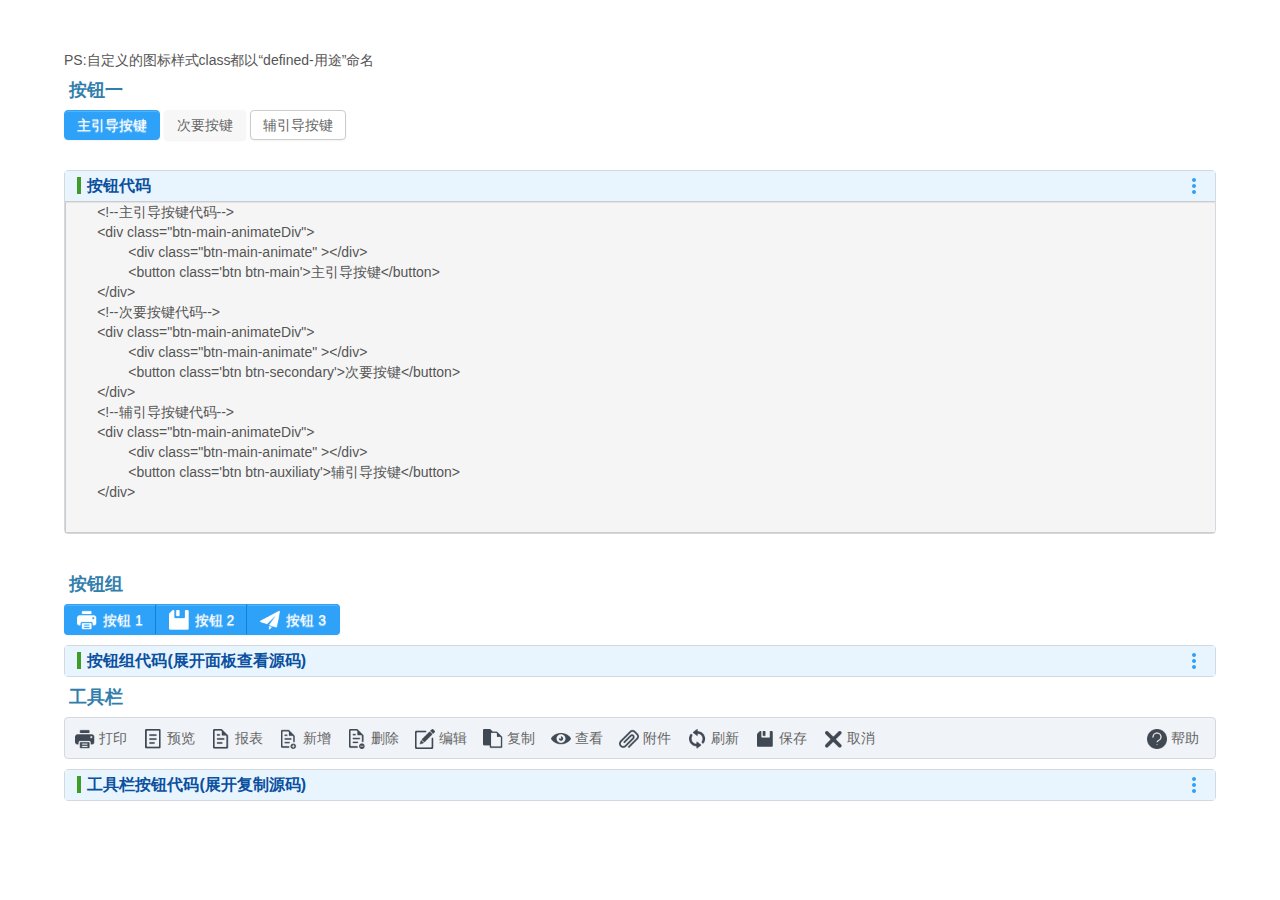
<file: button/index.html>
<!DOCTYPE html>
<html>
	<head>
		<meta charset="UTF-8">
		<title>按钮样式</title>
		<link rel="Stylesheet" href="../bootstrap/css/bootstrap.css" />
		<link rel="stylesheet" href="../definedCss/btnIndex.css" />
		<link rel="stylesheet" href="../definedCss/iconIndex.css" />
		<link rel="stylesheet" href="../definedCss/panelIndex.css" />
		<script src="../bootstrap/js/jquery-1.8.3.min.js" type="text/javascript"></script>
		<script src="../bootstrap/js/bootstrap.min.js" type="text/javascript"></script>
		<script src="../styleInteractionJs/styleInteraction.js" type="text/javascript"></script>
	</head>
	<body>
		<!--注意，bootstrap.min.css有作修改，仅此文档里面，还未copy到其他文档当中-->
		<div style="width:90%;margin:50px auto;">
			<p>PS:自定义的图标样式class都以“defined-用途”命名</p>
			
			<!--按钮一-->
			<h4>&nbsp;按钮一</h4>
			<div class="btn-main-animateDiv">
				<div class="btn-main-animate" ></div>
				<button class='btn btn-main'>主引导按键</button>
			</div>
			<div class="btn-main-animateDiv">
				<div class="btn-main-animate" ></div>
				<button class='btn btn-secondary'>次要按键</button>
			</div>
			<div class="btn-main-animateDiv">
				<div class="btn-main-animate" ></div>
				<button class='btn btn-auxiliaty'>辅引导按键</button>
			</div>


<!--页面显示代码-->	
<div class="panel-defined">
<div class="panel-defined-title">
<span>按钮代码</span>
<a data-toggle="collapse" data-parent="#accordion" href="#collapse1">
<i class='icon-sameAttr20 defined-option'></i>
</a>
</div>
<div id="collapse1" class="panel-defined-content collapse in">
<textarea style="width: 100%;height: 330px;resize:none;margin-top:20px;cursor: text;padding: 0px;margin: 0px;border-radius: 0px;"  readonly="readonly">
	<!--主引导按键代码-->
	<div class="btn-main-animateDiv">
		<div class="btn-main-animate" ></div>
		<button class='btn btn-main'>主引导按键</button>
	</div>
	<!--次要按键代码-->
	<div class="btn-main-animateDiv">
		<div class="btn-main-animate" ></div>
		<button class='btn btn-secondary'>次要按键</button>
	</div>
	<!--辅引导按键代码-->
	<div class="btn-main-animateDiv">
		<div class="btn-main-animate" ></div>
		<button class='btn btn-auxiliaty'>辅引导按键</button>
	</div>
</textarea>	
</div>
</div>
			
			




			
			<h4 style="margin-top: 40px;">&nbsp;按钮组</h4>
			<div class="btn-group">
				<button type="button" class="btn btn-main "><i class='icon-sameAttr20 defined-btnPrinter'></i>按钮 1</button>
				<button type="button" class="btn btn-main "><i class='icon-sameAttr20 defined-btnSave'></i>按钮 2</button>
				<button type="button" class="btn btn-main "><i class='icon-sameAttr20 defined-btnSent'></i>按钮 3</button>
			</div>
			
			
<!--页面显示代码-->	
<div class="panel-defined">
<div class="panel-defined-title">
<span>按钮组代码(展开面板查看源码)</span>
<a data-toggle="collapse" data-parent="#accordion" href="#collapseTwo">
<i class='icon-sameAttr20 defined-option'></i>
</a>
</div>
<div id="collapseTwo" class="panel-defined-content collapse">
<textarea style="width: 100%;height: 250px;resize:none;margin-top:20px;cursor: text;padding: 0px;margin: 0px;border-radius: 0px;"  readonly="readonly">
<!--
	按钮组代码使用说明：
		①按钮组为不超过5个按钮的按钮组合；
		②根据所需的按钮个数添加copy，<button>标签；
		③根据所需的按钮图标样式，找到对应图标库当中所需图标的class，修改i标签当中的defined-*** 即可；
-->	
	<div class="btn-group">
		<button type="button" class="btn btn-main "><i class='icon-sameAttr20 defined-btnPrinter'></i>按钮 1</button>
		<button type="button" class="btn btn-main "><i class='icon-sameAttr20 defined-btnSave'></i>按钮 2</button>
		<button type="button" class="btn btn-main "><i class='icon-sameAttr20 defined-btnSent'></i>按钮 3</button>
	</div>
</textarea>					
</div>
</div>
	

			
			
			
			
			<h4>&nbsp;工具栏</h4>
			<div class="defined-toolbar">
				<ul>
					<li><a href="#"><i class="icon-sameAttr20 defined-printer"></i>打印</a></li>
					<li><a href="#"><i class="icon-sameAttr20 defined-view"></i>预览</a></li>
					<li><a href="#"><i class="icon-sameAttr20 defined-report"></i>报表</a></li>
					<li><a href="#"><i class="icon-sameAttr20 defined-add"></i>新增</a></li>
					<li><a href="#"><i class="icon-sameAttr20 defined-delete"></i>删除</a></li>
					<li><a href="#"><i class="icon-sameAttr20 defined-edit"></i>编辑</a></li>
					<li><a href="#"><i class="icon-sameAttr20 defined-copy"></i>复制</a></li>
					<li><a href="#"><i class="icon-sameAttr20 defined-check"></i>查看</a></li>
					<li><a href="#"><i class="icon-sameAttr20 defined-attachment"></i>附件</a></li>
					<li><a href="#"><i class="icon-sameAttr20 defined-refresh"></i>刷新</a></li>
					<li><a href="#"><i class="icon-sameAttr20 defined-save"></i>保存</a></li>
					<li><a href="#"><i class="icon-sameAttr20 defined-cancel"></i>取消</a></li>
					<li><a href="#"><i class="icon-sameAttr20 defined-help"></i>帮助</a></li>
				</ul>
			</div>
			



<!--页面显示代码-->	
<div class="panel-defined">
<div class="panel-defined-title">
<span>工具栏按钮代码(展开复制源码)</span>
<a data-toggle="collapse" data-parent="#accordion" href="#collapse3">
<i class='icon-sameAttr20 defined-option'></i>
</a>
</div>
<div id="collapse3" class="panel-defined-content collapse">
<textarea style="width: 100%;height: 410px;resize:none;margin-top:20px;cursor: text;padding: 0px;margin: 0px;border-radius: 0px;"  readonly="readonly">
	<!--
		工具栏代码使用说明：
			①工具栏为超过5个按钮的按钮组合；
			②根据所需的按钮个数添加copy，<li>标签；
			③根据所需的按钮图标样式，找到对应图标库当中所需图标的class，修改i标签当中的defined-*** 即可；
	-->	
	<div class="defined-toolbar">
		<ul>
			<li><a href="#"><i class="icon-sameAttr20 defined-printer"></i>打印</a></li>
			<li><a href="#"><i class="icon-sameAttr20 defined-view"></i>预览</a></li>
			<li><a href="#"><i class="icon-sameAttr20 defined-report"></i>报表</a></li>
			<li><a href="#"><i class="icon-sameAttr20 defined-add"></i>新增</a></li>
			<li><a href="#"><i class="icon-sameAttr20 defined-delete"></i>删除</a></li>
			<li><a href="#"><i class="icon-sameAttr20 defined-edit"></i>编辑</a></li>
			<li><a href="#"><i class="icon-sameAttr20 defined-copy"></i>复制</a></li>
			<li><a href="#"><i class="icon-sameAttr20 defined-check"></i>查看</a></li>
			<li><a href="#"><i class="icon-sameAttr20 defined-attachment"></i>附件</a></li>
			<li><a href="#"><i class="icon-sameAttr20 defined-refresh"></i>刷新</a></li>
			<li><a href="#"><i class="icon-sameAttr20 defined-save"></i>保存</a></li>
			<li><a href="#"><i class="icon-sameAttr20 defined-cancel"></i>取消</a></li>
			<li><a href="#"><i class="icon-sameAttr20 defined-help"></i>帮助</a></li>
		</ul>
	</div>
							
</textarea>	
</div>
</div>
				
			
			
			
			
			
			
		</div>
	
	</body>
</html>
</file>
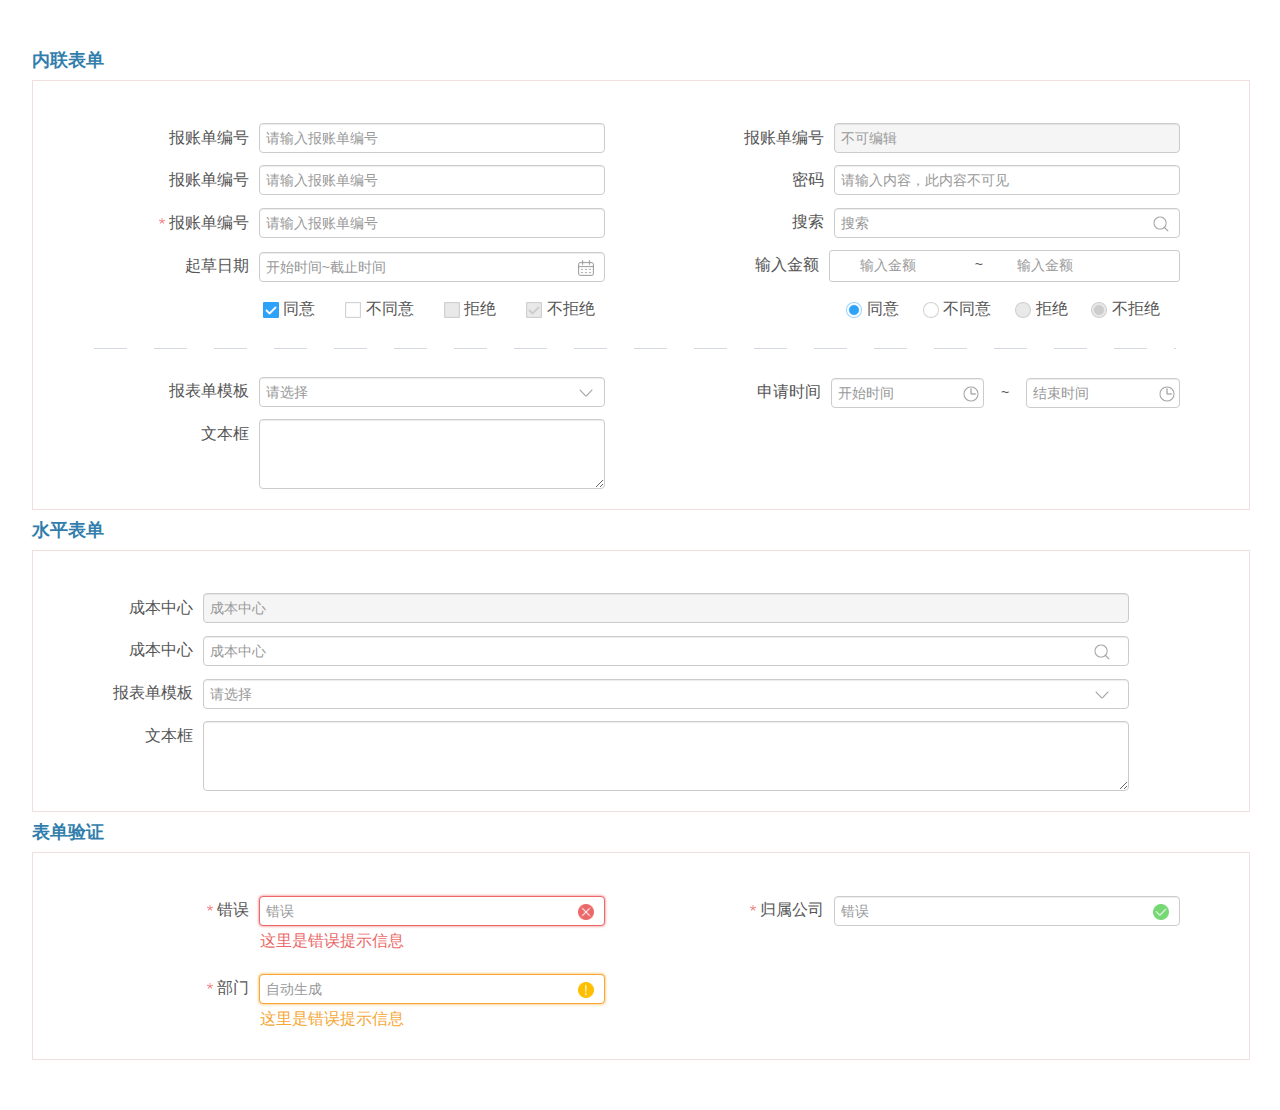
<file: form/index.html>
<!DOCTYPE html>
<html>
	<head>
		<meta charset="UTF-8">
		<title>表单样式</title>
		<link rel="Stylesheet" href="../bootstrap/css/bootstrap.css" />
		<link rel="stylesheet" href="../bootstrap/css/bootstrapCopy.css" />
		<link rel="stylesheet" href="../definedCss/iconIndex.css" />
		<link rel="stylesheet" href="../definedCss/formIndex.css" />
	
		<script src="../bootstrap/js/jquery-1.8.3.min.js" type="text/javascript"></script>
		<script src="../bootstrap/js/bootstrap.min.js" type="text/javascript"></script>
		
	</head>
	<body>
		<div style="width:95%;margin:50px auto;">
			
			<h4>内联表单&nbsp;</h4>
			<div style="width:100%;border:1px solid #F2DEDE;padding-top: 30px;"><!--便于查看，实际用的时候请自己调整-->
				<form class="form-inline"  role="form">
					<div class="form-group">
						<label for="exampleInputName1">报账单编号</label>
						<input type="text" class="form-control" id="exampleInputName1" placeholder="请输入报账单编号" />
					</div>
					<div class="form-group">
						<label for="exampleInputName2">报账单编号</label>
						<input type="text" class="form-control" id="exampleInputName2" placeholder="不可编辑"  disabled="true"/>
					</div>
					<div class="form-group">
						<label for="exampleInputName1">报账单编号</label>
						<input type="text" class="form-control" id="exampleInputName1" placeholder="请输入报账单编号" />
					</div>
					<div class="form-group">
						<label for="exampleInputWordl2">密码</label>
						<input type="password" class="form-control" id="exampleInputWordl2" placeholder="请输入内容，此内容不可见" />
					</div>
					<div class="form-group">
						<i class='icon-sameAttr6 defined-importent'></i>
						<label for="exampleInputName2">报账单编号</label>
						<input type="text" class="form-control" id="exampleInputName2" placeholder="请输入报账单编号"/>
					</div>
					<div class="form-group">
						<label for="exampleInputSearch1">搜索</label>
						<input type="search" class="form-control icon-sameAttr16 defined-search" id="exampleInputSearch1" placeholder="搜索" />
					</div>
					<div class="form-group">
						<label for="exampleInputTime1">起草日期</label>
						<input type="text" class="form-control icon-sameAttr16 defined-calendar" id="exampleInputTime1" placeholder="开始时间~截止时间" />
					</div>
					<!--自定义的input-->
					<div class="form-group">
						<label for="exampleInputMoney1">输入金额</label>
						<div class="input-money">
							<input type="text" placeholder="输入金额" />
							<span>~</span>
							<input type="text" placeholder="输入金额" />
						</div>
						
					</div>
					<!--需要添加js-->
					<script>
						$(".input-money input").focus(function(){
							$(this).parent('.input-money').addClass('focusOutline');
						})
						$(".input-money input").blur(function(){
							$(this).parent('.input-money').removeClass('focusOutline');
						})
					</script>
					
					<div class="form-group">
						<div class="checkbox">
							<label class="check-click">
								<i class='icon-sameAttr16 checkbox-active'></i>
								<input type="checkbox" name="check1"><span>同意</span>
							</label>
							<label class="check-click">
								<i class='icon-sameAttr16 defined-checkbox'></i>
								<input type="checkbox" name="check1"><span>不同意</span>
							</label>
							<label class="check-disable">
								<i class='icon-sameAttr16 defined-disableCheckbox-false'></i>
								<input type="checkbox" name="check1" ><span>拒绝</span>
							</label>
							<label class="check-disable">
								<i class='icon-sameAttr16 defined-disableCheckbox'></i>
								<input type="checkbox" name="check1" ><span>不拒绝</span>
							</label>
						</div>
					</div>
					<script>
						$(".checkbox .check-click i").click(function(){
							if($(this).hasClass('checkbox-active')){
								$(this).removeClass('checkbox-active').addClass('defined-checkbox');
							}else{
								$(this).addClass('checkbox-active').removeClass('defined-checkbox');
							}
						});
					</script>
					
					<div class="form-group">
						<div class="radiobox">
							<label class="radiobox-click">
								<i class='icon-sameAttr16 radiobox-active'></i>
								<input type="radio" name="radio" ><span>同意</span>
							</label>
							<label class="radiobox-click">
								<i class='icon-sameAttr16 defined-radiobox'></i>
								<input type="radio" name="radio" ><span>不同意</span>
							</label>
							<label class="radiobox-disable">
								<i class='icon-sameAttr16 defined-disableRadiobox-false'></i>
								<input type="radio" name="radio" ><span>拒绝</span>
							</label>
							<label class="radiobox-disable">
								<i class='icon-sameAttr16 defined-disableRadiobox'></i>
								<input type="radio" name="radio" ><span>不拒绝</span>
							</label>
						</div>
					</div>
					
					
					<script>
						$(".radiobox .radiobox-click i").click(function(){
							if(!$(this).hasClass('radiobox-active')){
								$(".radiobox-active").removeClass('radiobox-active').addClass('defined-radiobox');
								$(this).addClass('radiobox-active');
							}
						});
					</script>
					
					<!--分隔线-->
					<div class="split-line"></div>
					<div class="form-group">
						<div class="dropdown">
							<label for="exampleInputReport1">报表单模板</label>
							<a  data-toggle="dropdown" aria-haspopup="true" aria-expanded="true">
								<input type="text" class="form-control icon-sameAttr16 defined-pulldown" id="exampleInputReport1" placeholder="请选择" />
							</a>
							<ul class="dropdown-menu" >
								<li><a href="#">Action</a></li>
								<li><a href="#">Another action</a></li>
								<li><a href="#">Something else here</a></li>
								<li role="separator" class="divider"></li>
								<li><a href="#">Separated link</a></li>
							</ul>
						</div>
					</div>
					<div class="form-group">
						<label for="exampleInputTime2">申请时间</label>
						<div class="input-time">
							<input type="text" class="icon-sameAttr16 defined-clock input-timeFirst" id="exampleInputTime2" placeholder="开始时间" />
							<span>~</span>
							<input type="text" class="icon-sameAttr16 defined-clock input-timeSecound" id="exampleInputTime3" placeholder="结束时间" />
						</div>
					</div>
					<div class="form-group">
						<label for="name">文本框</label>
    					<textarea class="form-control" rows="3"></textarea>
					</div>

				</form>
			</div>
			
			<h4>水平表单&nbsp;</h4>
			<div style="width:100%;border:1px solid #F2DEDE;padding-top: 30px;"><!--便于查看，实际用的时候请自己调整-->
				
				<form class="form-horizontal" role="form">
					<div class="form-group">
						<label for="firstname" class="control-label">成本中心</label>
						<div>
							<input type="text" class="form-control" id="firstname" placeholder="成本中心" disabled="true"> 
						</div>
					</div>
					<div class="form-group">
						<label for="lastname" class="control-label">成本中心</label>
						<div>
							<input type="text" class="form-control icon-sameAttr16 defined-search" id="lastname" placeholder="成本中心">
						</div>
					</div>
					<div class="form-group">
						<div class="dropdown">
							<label for="exampleInputReport2" class="control-label">报表单模板</label>
							<a  data-toggle="dropdown" aria-haspopup="true" aria-expanded="true">
								<input type="text" class="form-control icon-sameAttr16 defined-pulldown" id="exampleInputReport2" placeholder="请选择" />
							</a>
							<ul class="dropdown-menu" >
								<li><a href="#">Action</a></li>
								<li><a href="#">Another action</a></li>
								<li><a href="#">Something else here</a></li>
								<li role="separator" class="divider"></li>
								<li><a href="#">Separated link</a></li>
							</ul>
						</div>
					</div>
					<div class="form-group">
						<label for="name" class="control-label">文本框</label>
    					<textarea class="form-control" rows="3"></textarea>
					</div>
				</form>
				
			</div>
			
			<h4>表单验证&nbsp;</h4>
			<div style="width:100%;border:1px solid #F2DEDE;padding-top: 30px;"><!--便于查看，实际用的时候请自己调整-->
			
			<form class="form-inline"  role="form">
					<div class="form-group">
						<i class='icon-sameAttr6 defined-importent'></i>
						<label for="exampleInputName5">错误</label>
						<input type="text" class="form-control icon-sameAttr16 defined-disagree border-colorEC6868" id="exampleInputName5" placeholder="错误" />
						<p class="verify-formDescribe colorEC6868">这里是错误提示信息</p>
					</div>
					<div class="form-group">
						<i class='icon-sameAttr6 defined-importent'></i>
						<label for="exampleInputName5">归属公司</label>
						<input type="text" class="form-control icon-sameAttr16 defined-success" id="exampleInputName5" placeholder="错误" />
						<p class="verify-formDescribe">&nbsp;&nbsp;</p>
					</div>
					<div class="form-group">
						<i class='icon-sameAttr6 defined-importent'></i>
						<label for="exampleInputName7">部门</label>
						<input type="text" class="form-control icon-sameAttr16 defined-warning border-colorF6A734" id="exampleInputName7" placeholder="自动生成" />
						<p class="verify-formDescribe colorF6A734">这里是错误提示信息</p>
					</div>
				</form>
			
			</div>
			
			
			
			
			
			
			
			
			
			
			
		</div>
	</body>
</html>
</file>
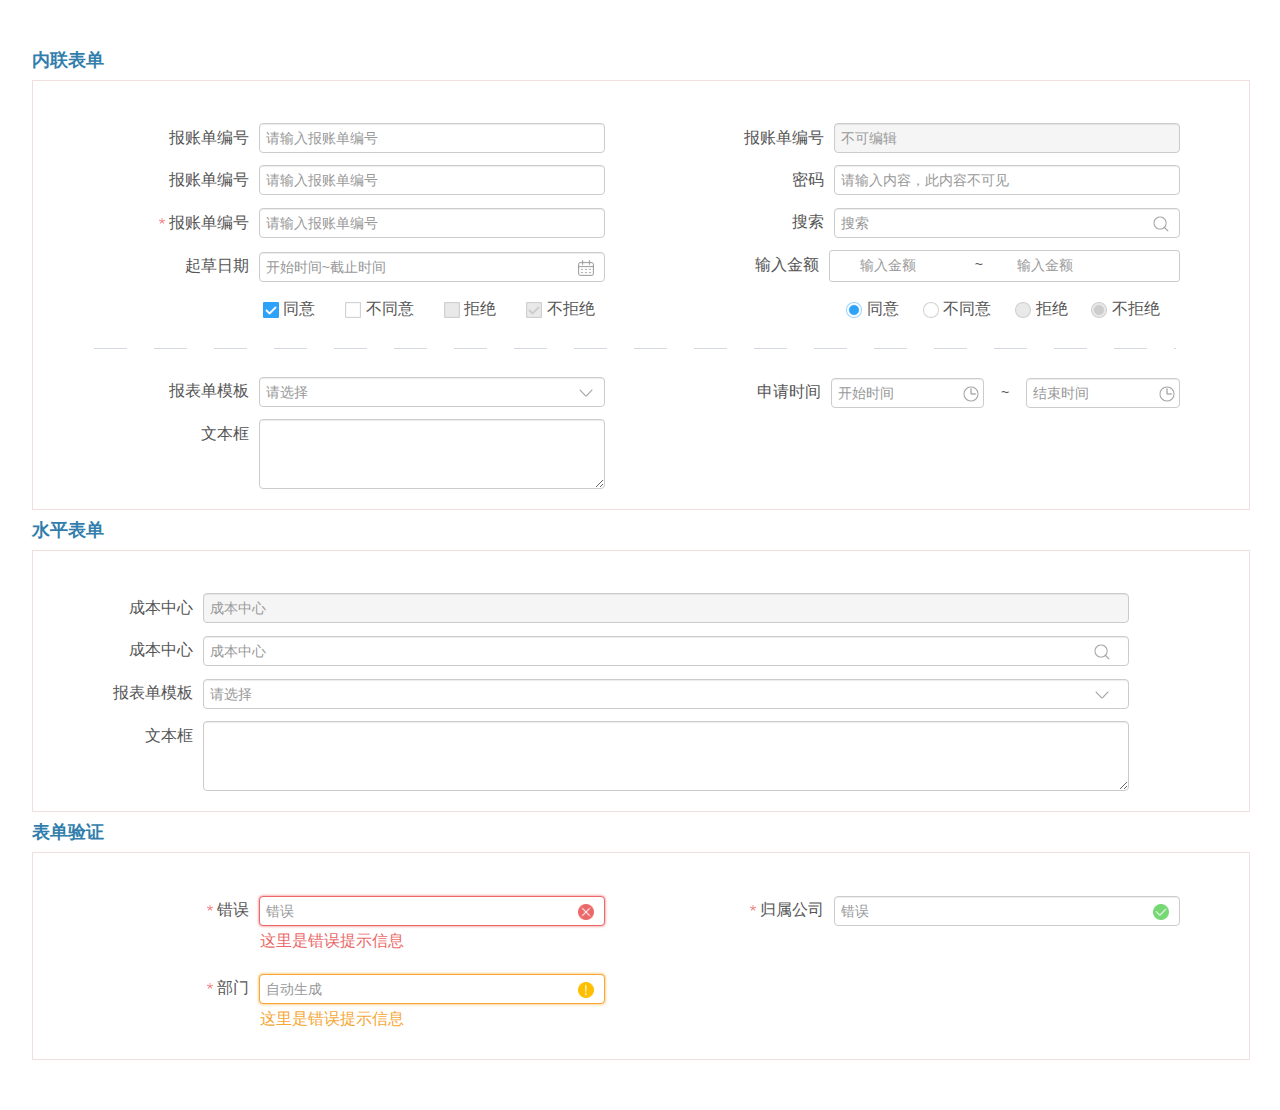
<file: formStyle/index.html>
<!DOCTYPE html>
<html>
	<head>
		<meta charset="UTF-8">
		<title>表单样式</title>
		<link rel="Stylesheet" href="../bootstrap/css/bootstrap.css" />
		<link rel="stylesheet" href="../bootstrap/css/bootstrapCopy.css" />
		<link rel="stylesheet" href="../definedCss/iconIndex.css" />
		<link rel="stylesheet" href="../definedCss/formIndex.css" />
	
		<script src="../bootstrap/js/jquery-1.8.3.min.js" type="text/javascript"></script>
		<script src="../bootstrap/js/bootstrap.min.js" type="text/javascript"></script>
		
	</head>
	<body>
		<div style="width:95%;margin:50px auto;">
			
			<h4>内联表单&nbsp;</h4>
			<div style="width:100%;border:1px solid #F2DEDE;padding-top: 30px;"><!--便于查看，实际用的时候请自己调整-->
				<form class="form-inline"  role="form">
					<div class="form-group">
						<label for="exampleInputName1">报账单编号</label>
						<input type="text" class="form-control" id="exampleInputName1" placeholder="请输入报账单编号" />
					</div>
					<div class="form-group">
						<label for="exampleInputName2">报账单编号</label>
						<input type="text" class="form-control" id="exampleInputName2" placeholder="不可编辑"  disabled="true"/>
					</div>
					<div class="form-group">
						<label for="exampleInputName1">报账单编号</label>
						<input type="text" class="form-control" id="exampleInputName1" placeholder="请输入报账单编号" />
					</div>
					<div class="form-group">
						<label for="exampleInputWordl2">密码</label>
						<input type="password" class="form-control" id="exampleInputWordl2" placeholder="请输入内容，此内容不可见" />
					</div>
					<div class="form-group">
						<i class='icon-sameAttr6 defined-importent'></i>
						<label for="exampleInputName2">报账单编号</label>
						<input type="text" class="form-control" id="exampleInputName2" placeholder="请输入报账单编号"/>
					</div>
					<div class="form-group">
						<label for="exampleInputSearch1">搜索</label>
						<input type="search" class="form-control icon-sameAttr16 defined-search" id="exampleInputSearch1" placeholder="搜索" />
					</div>
					<div class="form-group">
						<label for="exampleInputTime1">起草日期</label>
						<input type="text" class="form-control icon-sameAttr16 defined-calendar" id="exampleInputTime1" placeholder="开始时间~截止时间" />
					</div>
					<!--自定义的input-->
					<div class="form-group">
						<label for="exampleInputMoney1">输入金额</label>
						<div class="input-money">
							<input type="text" placeholder="输入金额" />
							<span>~</span>
							<input type="text" placeholder="输入金额" />
						</div>
						
					</div>
					<!--需要添加js-->
					<script>
						$(".input-money input").focus(function(){
							$(this).parent('.input-money').addClass('focusOutline');
						})
						$(".input-money input").blur(function(){
							$(this).parent('.input-money').removeClass('focusOutline');
						})
					</script>
					
					<div class="form-group">
						<div class="checkbox">
							<label class="check-click">
								<i class='icon-sameAttr16 defined-checkbox checkbox-active'></i>
								<input type="checkbox" name="check1"><span>同意</span>
							</label>
							<label class="check-click">
								<i class='icon-sameAttr16 defined-checkbox'></i>
								<input type="checkbox" name="check1"><span>不同意</span>
							</label>
							<label class="check-disable">
								<i class='icon-sameAttr16 defined-disableCheckbox-false'></i>
								<input type="checkbox" name="check1" ><span>拒绝</span>
							</label>
							<label class="check-disable">
								<i class='icon-sameAttr16 defined-disableCheckbox'></i>
								<input type="checkbox" name="check1" ><span>不拒绝</span>
							</label>
						</div>
					</div>
					<script>
						$(".checkbox .check-click i").click(function(){
							if($(this).hasClass('checkbox-active')){
								$(this).removeClass('checkbox-active');
							}else{
								$(this).addClass('checkbox-active');
							}
						});
					</script>
					
					<div class="form-group">
						<div class="radiobox">
							<label class="radiobox-click">
								<i class='icon-sameAttr16  defined-radiobox radiobox-active'></i>
								<input type="radio" name="radio" ><span>同意</span>
							</label>
							<label class="radiobox-click">
								<i class='icon-sameAttr16 defined-radiobox'></i>
								<input type="radio" name="radio" ><span>不同意</span>
							</label>
							<label class="radiobox-disable">
								<i class='icon-sameAttr16 defined-disableRadiobox-false'></i>
								<input type="radio" name="radio" ><span>拒绝</span>
							</label>
							<label class="radiobox-disable">
								<i class='icon-sameAttr16 defined-disableRadiobox'></i>
								<input type="radio" name="radio" ><span>不拒绝</span>
							</label>
						</div>
					</div>
					
					<script>
						$(".radiobox .radiobox-click i").click(function(){
							if(!$(this).hasClass('radiobox-active')){
								$(".radiobox-active").removeClass('radiobox-active');
								$(this).addClass('radiobox-active');
							}
						});
					</script>
					
					<!--分隔线-->
					<div class="split-line"></div>
					<div class="form-group">
						<div class="dropdown">
							<label for="exampleInputReport1">报表单模板</label>
							<a  data-toggle="dropdown" aria-haspopup="true" aria-expanded="true">
								<input type="text" class="form-control icon-sameAttr16 defined-pulldown" id="exampleInputReport1" placeholder="请选择" />
							</a>
							<ul class="dropdown-menu" >
								<li><a href="#">Action</a></li>
								<li><a href="#">Another action</a></li>
								<li><a href="#">Something else here</a></li>
								<li role="separator" class="divider"></li>
								<li><a href="#">Separated link</a></li>
							</ul>
						</div>
					</div>
					<div class="form-group">
						<label for="exampleInputTime2">申请时间</label>
						<div class="input-time">
							<input type="text" class="icon-sameAttr16 defined-clock input-timeFirst" id="exampleInputTime2" placeholder="开始时间" />
							<span>~</span>
							<input type="text" class="icon-sameAttr16 defined-clock input-timeSecound" id="exampleInputTime3" placeholder="结束时间" />
						</div>
					</div>
					<div class="form-group">
						<label for="name">文本框</label>
    					<textarea class="form-control" rows="3"></textarea>
					</div>

				</form>
			</div>
			
			<h4>水平表单&nbsp;</h4>
			<div style="width:100%;border:1px solid #F2DEDE;padding-top: 30px;"><!--便于查看，实际用的时候请自己调整-->
				
				<form class="form-horizontal" role="form">
					<div class="form-group">
						<label for="firstname" class="control-label">成本中心</label>
						<div>
							<input type="text" class="form-control" id="firstname" placeholder="成本中心" disabled="true"> 
						</div>
					</div>
					<div class="form-group">
						<label for="lastname" class="control-label">成本中心</label>
						<div>
							<input type="text" class="form-control icon-sameAttr16 defined-search" id="lastname" placeholder="成本中心">
						</div>
					</div>
					<div class="form-group">
						<div class="dropdown">
							<label for="exampleInputReport2" class="control-label">报表单模板</label>
							<a  data-toggle="dropdown" aria-haspopup="true" aria-expanded="true">
								<input type="text" class="form-control icon-sameAttr16 defined-pulldown" id="exampleInputReport2" placeholder="请选择" />
							</a>
							<ul class="dropdown-menu" >
								<li><a href="#">Action</a></li>
								<li><a href="#">Another action</a></li>
								<li><a href="#">Something else here</a></li>
								<li role="separator" class="divider"></li>
								<li><a href="#">Separated link</a></li>
							</ul>
						</div>
					</div>
					<div class="form-group">
						<label for="name" class="control-label">文本框</label>
    					<textarea class="form-control" rows="3"></textarea>
					</div>
				</form>
				
			</div>
			
			<h4>表单验证&nbsp;</h4>
			<div style="width:100%;border:1px solid #F2DEDE;padding-top: 30px;"><!--便于查看，实际用的时候请自己调整-->
			
			<form class="form-inline"  role="form">
					<div class="form-group">
						<i class='icon-sameAttr6 defined-importent'></i>
						<label for="exampleInputName5">错误</label>
						<input type="text" class="form-control icon-sameAttr16 defined-disagree border-colorEC6868" id="exampleInputName5" placeholder="错误" />
						<p class="verify-formDescribe colorEC6868">这里是错误提示信息</p>
					</div>
					<div class="form-group">
						<i class='icon-sameAttr6 defined-importent'></i>
						<label for="exampleInputName5">归属公司</label>
						<input type="text" class="form-control icon-sameAttr16 defined-success" id="exampleInputName5" placeholder="错误" />
						<p class="verify-formDescribe">&nbsp;&nbsp;</p>
					</div>
					<div class="form-group">
						<i class='icon-sameAttr6 defined-importent'></i>
						<label for="exampleInputName7">部门</label>
						<input type="text" class="form-control icon-sameAttr16 defined-warning border-colorF6A734" id="exampleInputName7" placeholder="自动生成" />
						<p class="verify-formDescribe colorF6A734">这里是错误提示信息</p>
					</div>
				</form>
			
			</div>
			
			
			
			
			
			
			
			
			
			
			
		</div>
	</body>
</html>
</file>
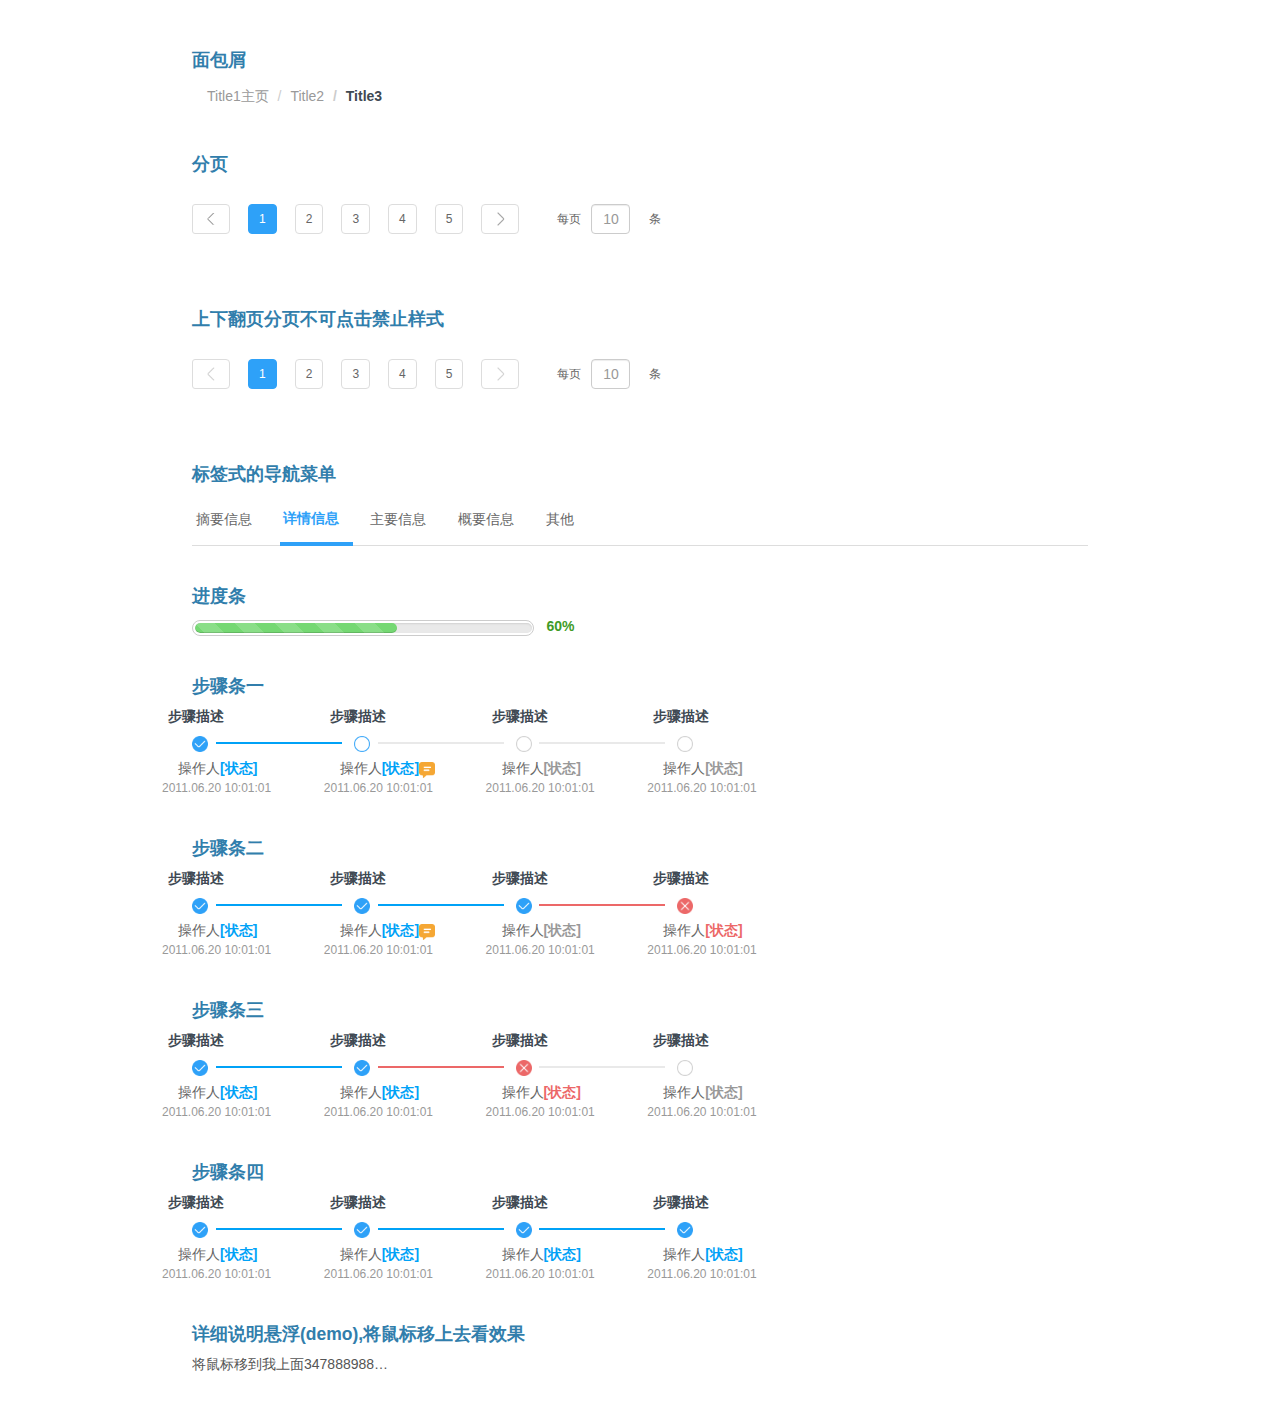
<file: items/index.html>
<!DOCTYPE html>
<html>
	<head>
		<meta charset="UTF-8">
		<title>其他样式</title>
		<link rel="stylesheet" href="../bootstrap/css/bootstrap.css" />
		<link rel="stylesheet" href="../bootstrap/css/bootstrapCopy.css" />
		<link rel="stylesheet" href="../definedCss/otherIndex.css" />
		<link rel="stylesheet" href="../definedCss/iconIndex.css" />
		<link rel="stylesheet" href="../definedCss/panelIndex.css" />
		<script src="../bootstrap/js/jquery-1.8.3.min.js" type="text/javascript"></script>
		<script src="../bootstrap/js/bootstrap.min.js" type="text/javascript"></script>
		<script src="../styleInteractionJs/styleInteraction.js" type="text/javascript"></script>
	</head>
	<body>

	<div style="width:70%;margin:50px auto;">
		
			<h4>面包屑&nbsp;</h4>
			
			<ol class="breadcrumb">
				<li><a href="#">Title1主页</a></li>
				<li><a href="#">Title2</a></li>
				<li class="active">Title3</li>
			</ol>


			<h4 style="margin-top: 40px;">分页&nbsp;</h4>
			<nav aria-label="Page navigation">
				<ul class="pagination  pagination-sm">
					<li class="page-liPrev">
						<a href="#" aria-label="Previous">
							<span aria-hidden="true" class='icon-sameAttr16 defined-greyPagePrev'></span>
						</a>
					</li>
					<li class="pagination-li active"><a href="#" >1</a></li>
					<li class="pagination-li"><a href="#">2</a></li>
					<li class="pagination-li"><a href="#">3</a></li>
					<li class="pagination-li"><a href="#">4</a></li>
					<li class="pagination-li"><a href="#">5</a></li>
					<li class="page-liNext">
						<a href="#" aria-label="Next">
							<span aria-hidden="true" class='icon-sameAttr16 defined-greyPageNext'></span>
						</a>
					</li>
					<li class="each-page">
						<span>每页</span>
					</li>
					<li class="each-inputPage">
						<input type="text" placeholder="10"/>
					</li>
					<li class="each-pageNum">
						<span>条</span>
					</li>
				</ul>
			</nav>
				<!--分页，页码点击样式交互-->
			<script>
				tba($(".pagination-li"), "active");
			</script>
			

			
			
			
			<h4 style="margin-top: 40px;">上下翻页分页不可点击禁止样式&nbsp;</h4>
			<nav aria-label="Page navigation" >
				<ul class="pagination  pagination-sm">
					<li class="page-liPrev page-disablePrev">
						<a href="#" aria-label="Previous" >
							<span aria-hidden="true" class='icon-sameAttr16 defined-disablePagePrev'></span>
						</a>
					</li>
					<li class="pagination-li active"><a href="#" >1</a></li>
					<li class="pagination-li"><a href="#">2</a></li>
					<li class="pagination-li"><a href="#">3</a></li>
					<li class="pagination-li"><a href="#">4</a></li>
					<li class="pagination-li"><a href="#">5</a></li>
					<li class="page-liNext page-disablePageNext">
						<a href="#" aria-label="Next">
							<span aria-hidden="true" class='icon-sameAttr16 defined-disablePageNext'></span>
						</a>
					</li>
					<li class="each-page">
						<span>每页</span>
					</li>
					<li class="each-inputPage">
						<input type="text" placeholder="10"/>
					</li>
					<li class="each-pageNum">
						<span>条</span>
					</li>
				</ul>
			</nav>
			


			
			<h4 style="margin-top: 40px;">标签式的导航菜单</h4>
			<ul class="nav nav-tabs defined-tabs">
				<li><a href="#">摘要信息</a></li>
				<li class="defined-tabActive"><a href="#">详情信息</a></li>
				<li><a href="#">主要信息</a></li>
				<li><a href="#">概要信息</a></li>
				<li><a href="#">其他</a></li>
			</ul>
			
			<script>
				tba($(".defined-tabs li"), "defined-tabActive");
			</script>
			






			<h4 style="margin-top: 40px;">进度条</h4>
			<div class="defined-progressREC">
				<div class="defined-progress-border">
					<div class="progress progress-striped active">
						<div class="progress-bar progress-bar-success" role="progressbar"
							 aria-valuenow="60" aria-valuemin="0" aria-valuemax="100"
							 style="width: 60%;">
						</div>
					</div>
				</div>
				<span class="sr-only">60%</span>
			</div>





			
			<h4 style="margin-top: 40px;">步骤条一</h4>
			<div class="step">
				<div class="step-bar">
					<p class="step-describe">步骤描述</p>
					<i class='icon-sameAttr16 defined-agree'></i>
					<i class="step-line bg-color00A2F7" ></i>		
					<p class="step-operator">操作人<strong class="color00A2F7">[状态]</strong></p>
					<p class="step-time">2011.06.20 10:01:01</p>
				</div>
				<div class="step-bar">
					<p class="step-describe">步骤描述</p>
					<i class='icon-sameAttr16 defined-hoverRadiobox'></i>
					<i class="step-line bg-colorE9E9E9" ></i>		
					<p class="step-operator">操作人<strong class="color00A2F7">[状态]</strong><i class='icon-sameAttr16 defined-stepComments'></i></p>
					<p class="step-time">2011.06.20 10:01:01</p>
				</div>
				<div class="step-bar">
					<p class="step-describe">步骤描述</p>
					<i class='icon-sameAttr16 defined-radiobox' ></i>
					<i class="step-line bg-colorE9E9E9" ></i>		
					<p class="step-operator">操作人<strong class="color999">[状态]</strong></p>
					<p class="step-time">2011.06.20 10:01:01</p>
				</div>
				<div class="step-bar">
					<p class="step-describe">步骤描述</p>
					<i class='icon-sameAttr16 defined-radiobox'></i>
					<p class="step-operator">操作人<strong class="color999">[状态]</strong></p>
					<p class="step-time">2011.06.20 10:01:01</p>
				</div>
			</div>	
			





				
			<h4 style="margin-top: 40px;">步骤条二</h4>
				
			<div class="step">
				<div class="step-bar">
					<p class="step-describe">步骤描述</p>
					<i class='icon-sameAttr16 defined-agree'></i>
					<i class="step-line bg-color00A2F7" ></i>		
					<p class="step-operator">操作人<strong class="color00A2F7">[状态]</strong></p>
					<p class="step-time">2011.06.20 10:01:01</p>
				</div>
				<div class="step-bar">
					<p class="step-describe">步骤描述</p>
					<i class='icon-sameAttr16 defined-agree'></i>
					<i class="step-line bg-color00A2F7" ></i>		
					<p class="step-operator">操作人<strong class="color00A2F7">[状态]</strong><i class='icon-sameAttr16 defined-stepComments'></i></p>
					<p class="step-time">2011.06.20 10:01:01</p>
				</div>
				<div class="step-bar">
					<p class="step-describe">步骤描述</p>
					<i class='icon-sameAttr16 defined-agree'></i>
					<i class="step-line bg-colorEC6868" ></i>	
					<p class="step-operator">操作人<strong class="color999">[状态]</strong></p>
					<p class="step-time">2011.06.20 10:01:01</p>
				</div>
				<div class="step-bar">
					<p class="step-describe">步骤描述</p>
					<i class='icon-sameAttr16 defined-disagree'></i>
					<p class="step-operator">操作人<strong class="colorEC6868">[状态]</strong></p>
					<p class="step-time">2011.06.20 10:01:01</p>
				</div>
				
			</div>	
				
			<h4 style="margin-top: 40px;">步骤条三</h4>
				
			<div class="step">
				<div class="step-bar">
					<p class="step-describe">步骤描述</p>
					<i class='icon-sameAttr16 defined-agree'></i>
					<i class="step-line bg-color00A2F7" ></i>		
					<p class="step-operator">操作人<strong class="color00A2F7">[状态]</strong></p>
					<p class="step-time">2011.06.20 10:01:01</p>
				</div>
				<div class="step-bar">
					<p class="step-describe">步骤描述</p>
					<i class='icon-sameAttr16 defined-agree'></i>
					<i class="step-line bg-colorEC6868" ></i>	
					<p class="step-operator">操作人<strong class="color00A2F7">[状态]</strong></p>
					<p class="step-time">2011.06.20 10:01:01</p>
				</div>
				<div class="step-bar">
					<p class="step-describe">步骤描述</p>
					<i class='icon-sameAttr16 defined-disagree'></i>
					<i class="step-line bg-colorE9E9E9" ></i>			
					<p class="step-operator">操作人<strong class="colorEC6868">[状态]</strong></p>
					<p class="step-time">2011.06.20 10:01:01</p>
				</div>
				<div class="step-bar">
					<p class="step-describe">步骤描述</p>
					<i class='icon-sameAttr16 defined-radiobox'></i>
					<p class="step-operator">操作人<strong class="color999">[状态]</strong></p>
					<p class="step-time">2011.06.20 10:01:01</p>
				</div>
				
			</div>	
				
			
			<h4 style="margin-top: 40px;">步骤条四</h4>
				
			<div class="step">
				<div class="step-bar">
					<p class="step-describe">步骤描述</p>
					<i class='icon-sameAttr16 defined-agree'></i>
					<i class="step-line bg-color00A2F7" ></i>		
					<p class="step-operator">操作人<strong class="color00A2F7">[状态]</strong></p>
					<p class="step-time">2011.06.20 10:01:01</p>
				</div>
				<div class="step-bar">
					<p class="step-describe">步骤描述</p>
					<i class='icon-sameAttr16 defined-agree'></i>
					<i class="step-line bg-color00A2F7" ></i>		
					<p class="step-operator">操作人<strong class="color00A2F7">[状态]</strong></p>
					<p class="step-time">2011.06.20 10:01:01</p>
				</div>
				<div class="step-bar">
					<p class="step-describe">步骤描述</p>
					<i class='icon-sameAttr16 defined-agree'></i>
					<i class="step-line bg-color00A2F7" ></i>	
					<p class="step-operator">操作人<strong class="color00A2F7">[状态]</strong></p>
					<p class="step-time">2011.06.20 10:01:01</p>
				</div>
				<div class="step-bar">
					<p class="step-describe">步骤描述</p>
					<i class='icon-sameAttr16 defined-agree'></i>
					<p class="step-operator">操作人<strong class="color00A2F7">[状态]</strong></p>
					<p class="step-time">2011.06.20 10:01:01</p>
				</div>
				
			</div>	
			
			
						
			
			<h4 style="margin-top: 40px;">详细说明悬浮(demo),将鼠标移上去看效果</h4>
			
			<div id="demoState" class="state-omit" style="width: 200px;cursor: pointer;">将鼠标移到我上面347888988789743982好的大幅度东方航空的对方即可</div>
			
			
			<!--说明悬浮小框样式-->
			<div class="state hide">
				<div class="state-title"></div>
				<span class="state-content"></span>
			</div>
			
			
			<!--详细说明小悬浮框交互-->
			<script>
				$('#demoState').mouseover(function(){
					$('.state').removeClass('hide');
					//将省略的文本内容赋值给悬浮小框的span里面
					$('.state-content').text($('#demoState').text());
					//提取文本的width赋值给.state
					$('.state').width($('.state-content').width()+20);
				})
				$('#demoState').mouseout(function(){
					$('.state').addClass('hide');
				})
				
			</script>
			
			
			
			
			
			
			
			
		</div><!--布局便于观看-->
		
	</body>
</html>
</file>
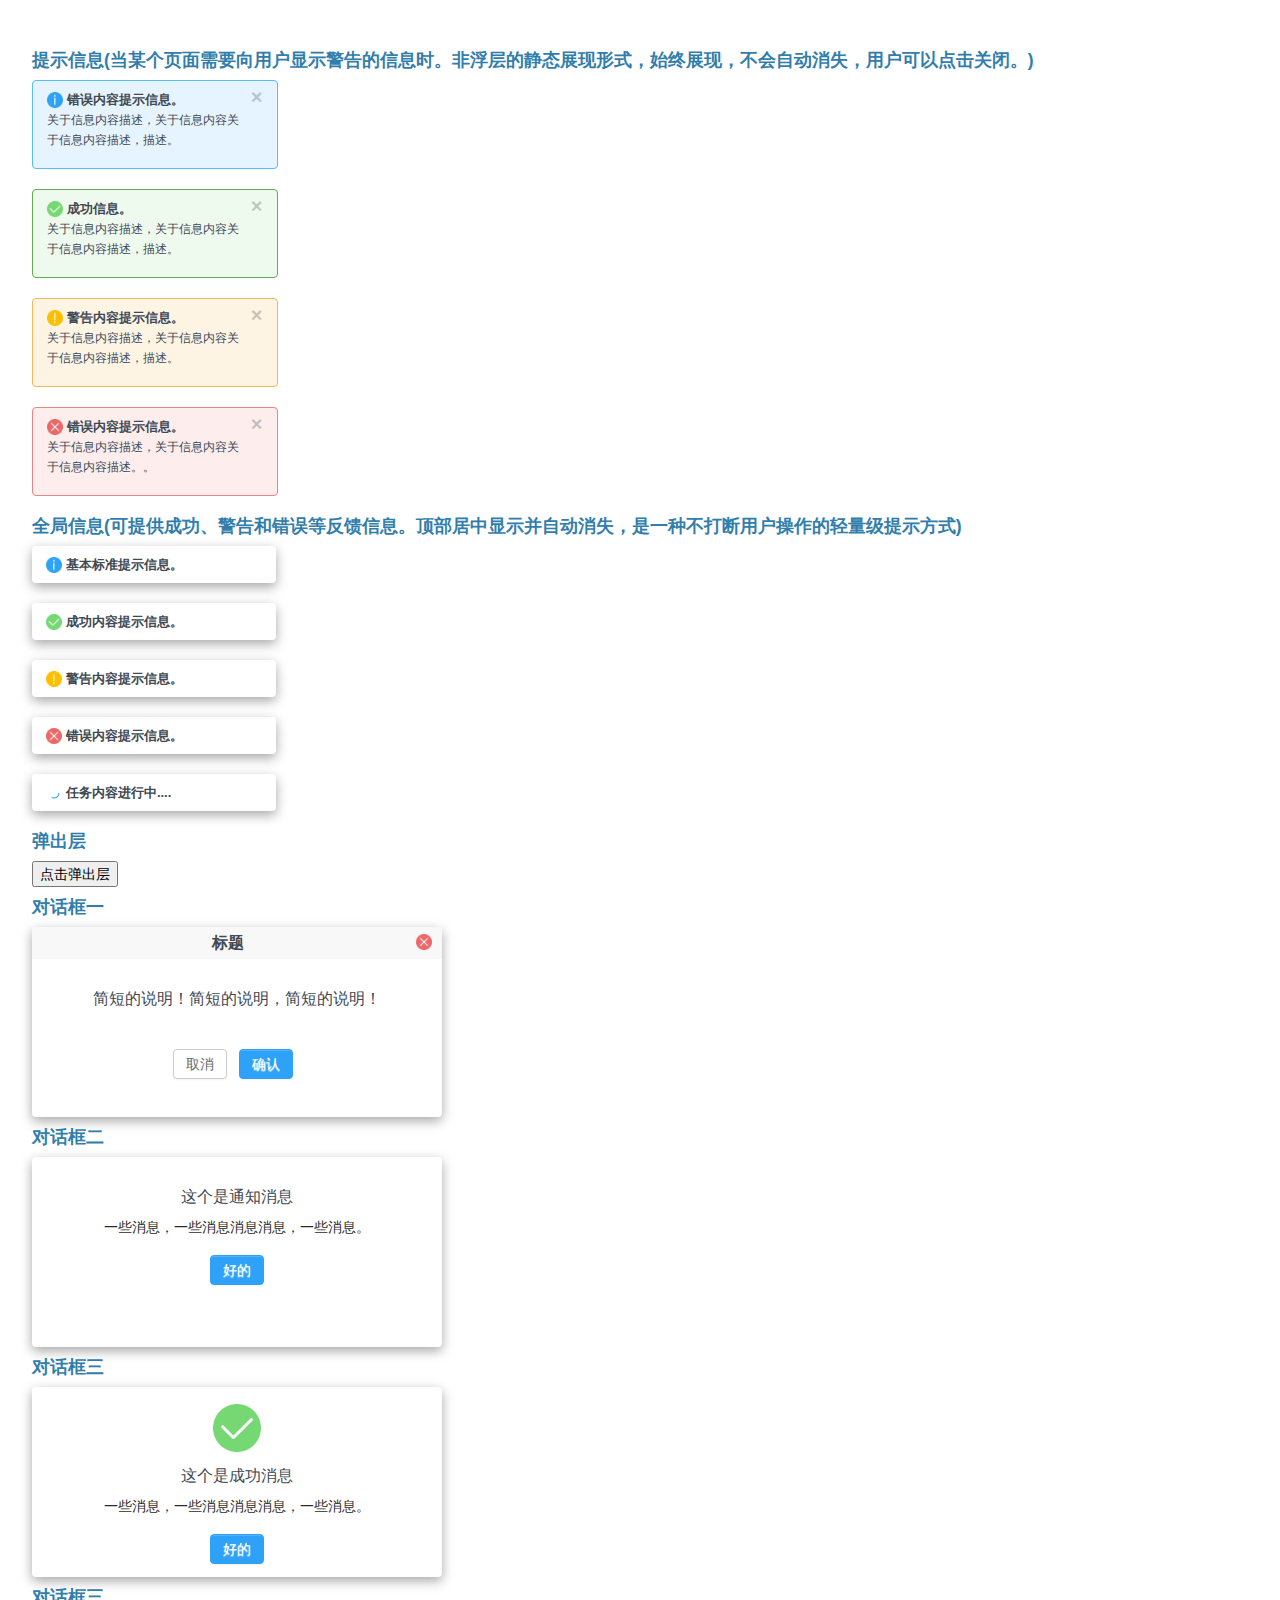
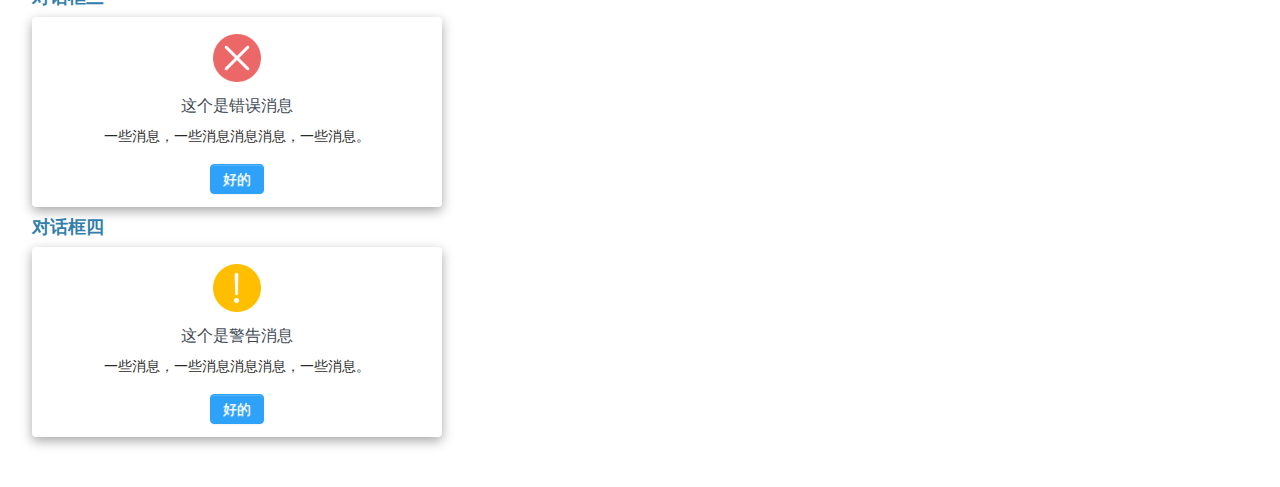
<file: tooltip/index.html>
<!DOCTYPE html>
<html>
	<head>
		<meta charset="UTF-8">
		<title>提示框样式</title>
		<link rel="stylesheet" href="../bootstrap/css/bootstrap.css" />
		<link rel="stylesheet" href="../bootstrap/css/bootstrapCopy.css" />
		<link rel="stylesheet" href="../definedCss/alertIndex.css" />
		<link rel="stylesheet" href="../definedCss/btnIndex.css" />
		<link rel="stylesheet" href="../definedCss/iconIndex.css" />
		<script src="../bootstrap/js/jquery-1.8.3.min.js" type="text/javascript"></script>
		<script src="../bootstrap/js/bootstrap.min.js" type="text/javascript"></script>
	</head>
	<body>
		<div style="width:95%;margin:50px auto;">
			
			<h4>提示信息(当某个页面需要向用户显示警告的信息时。非浮层的静态展现形式，始终展现，不会自动消失，用户可以点击关闭。)</h4>
			<div  class="alert alert-info">
				<a href="#" class="close" data-dismiss="alert">&times;</a>
				<i class='icon-sameAttr16 defined-info'></i>
				<strong>错误内容提示信息。</strong>
				<p>关于信息内容描述，关于信息内容关于信息内容描述，描述。</p>
			</div>
			<div  class="alert alert-success">
				<a href="#" class="close" data-dismiss="alert">&times;</a>
				<i class='icon-sameAttr16 defined-success'></i>
				<strong>成功信息。</strong>
				<p>关于信息内容描述，关于信息内容关于信息内容描述，描述。</p>
			</div>
			<div  class="alert alert-warning">
				<a href="#" class="close" data-dismiss="alert">&times;</a>
				<i class='icon-sameAttr16 defined-warning'></i>
				<strong>警告内容提示信息。</strong>
				<p>关于信息内容描述，关于信息内容关于信息内容描述，描述。</p>
			</div>
			<div  class="alert alert-danger">
				<a href="#" class="close" data-dismiss="alert">&times;</a>
				<i class='icon-sameAttr16 defined-disagree'></i>
				<strong>错误内容提示信息。</strong>
				<p>关于信息内容描述，关于信息内容关于信息内容描述。。</p>
			</div>
			
			
			
			<h4>全局信息(可提供成功、警告和错误等反馈信息。顶部居中显示并自动消失，是一种不打断用户操作的轻量级提示方式)</h4>
			
			<div  class="alert alert-wholeInfo">
				<i class='icon-sameAttr16 defined-info'></i>
				<strong>基本标准提示信息。</strong>
			</div>
			<div  class="alert alert-wholeInfo">
				<i class='icon-sameAttr16 defined-success'></i>
				<strong>成功内容提示信息。</strong>
			</div>
			<div  class="alert alert-wholeInfo">
				<i class='icon-sameAttr16 defined-warning'></i>
				<strong>警告内容提示信息。</strong>
			</div>
			<div  class="alert alert-wholeInfo">
				<i class='icon-sameAttr16 defined-disagree'></i>
				<strong>错误内容提示信息。</strong>
			</div>
			<div  class="alert alert-wholeInfo">
				<i class='icon-sameAttr16 defined-ing'></i>
				<strong>任务内容进行中....</strong>
			</div>
			
			
				
			<h4>弹出层</h4>
			
			<div class="popup-layer hide">
				<i class="layer-close icon-sameAttr16  defined-layerClose"></i>
			</div>
			
			<!--此按钮为测试弹出层触发-->
			<button id="btnLayer">点击弹出层</button>
			<!--此按钮为测试弹出层触发-->
			
			<!--弹出层-->
			<script>
//				alert(window.innerHeight);
//				获得屏幕的高
				$('.popup-layer').height(window.innerHeight);
				$('#btnLayer').click(function(){
					$('.popup-layer').removeClass('hide');
				});
				$('.layer-close').click(function(){
					$('.popup-layer').addClass('hide');
				});
			</script>
			
			
			<h4>对话框一</h4>
			<div class="dialog-box dialog-title">
				<div class="dialog-box-top">
					<span>标题</span>
					<i class='icon-sameAttr16 defined-disagree'></i>
				</div>
				<div class="dialog-box-bottom">
					<div class="dialog-box-content">
						<p class="dialog-box-title">简短的说明！简短的说明，简短的说明！</p>
					</div>
					<div class="btn-main-animateDiv">
						<div class="btn-main-animate" ></div>
						<button class='btn btn-auxiliaty'>取消</button>
					</div>
					<div class="btn-main-animateDiv">
						<div class="btn-main-animate" ></div>
						<button class='btn btn-main'>确认</button>
					</div>
	
					
				</div>
			</div>
			
			
			<h4>对话框二</h4>
			<div class="dialog-box">
				<div class="dialog-box-bottom">
					<div class="dialog-box-content">
						<p>这个是通知消息</p>
						<p class="dialog-box-describe">一些消息，一些消息消息消息，一些消息。</p>
					</div>
					<div class="btn-main-animateDiv">
						<div class="btn-main-animate" ></div>
						<button class='btn btn-main'>好的</button>
					</div>
	
					
				</div>
			</div>
		
			<h4>对话框三</h4>
			<div class="dialog-box ">
				<div class="dialog-box-bottom">
					<i class='icon-sameAttr48 defined-success'></i>
					<div class="dialog-box-content">
						<p>这个是成功消息</p>
						<p class="dialog-box-describe">一些消息，一些消息消息消息，一些消息。</p>
					</div>
					<div class="btn-main-animateDiv">
						<div class="btn-main-animate" ></div>
						<button class='btn btn-main'>好的</button>
					</div>
	
					
				</div>
			</div>
			
		
			<h4>对话框三</h4>
			<div class="dialog-box">
				<div class="dialog-box-bottom">
					<i class='icon-sameAttr48 defined-disagree'></i>
					<div class="dialog-box-content">
						<p>这个是错误消息</p>
						<p class="dialog-box-describe">一些消息，一些消息消息消息，一些消息。</p>
					</div>
					<div class="btn-main-animateDiv">
						<div class="btn-main-animate" ></div>
						<button class='btn btn-main'>好的</button>
					</div>
	
					
				</div>
			</div>
			
			
		
			<h4>对话框四</h4>
			<div class="dialog-box">
				<div class="dialog-box-bottom">
					<i class='icon-sameAttr48 defined-warning'></i>
					<div class="dialog-box-content">
						<p>这个是警告消息</p>
						<p class="dialog-box-describe">一些消息，一些消息消息消息，一些消息。</p>
					</div>
					<div class="btn-main-animateDiv">
						<div class="btn-main-animate" ></div>
						<button class='btn btn-main'>好的</button>
					</div>
	
					
				</div>
			</div>
		
			
			
		</div><!--布局便于观看-->
		
		
		<!--按钮动画效果-->
		<script>
			$(".btn-main-animateDiv button" ).click(function(){
					var div=$(this).prev('.btn-main-animate');
					div.animate({width:'+=5px',height:'+=5px',left:'-=2.5px',top:'-=1.8px',opacity:'0.5'},5);
					div.animate({opacity:'0'},"slow");
					div.animate({width:'-=5px',height:'-=5px',left:'+=2.5px',top:'+=1.8px',opacity:'0'},5);
			});
			
		</script>
		<!--按钮动画效果-->
	</body>
</html>
</file>
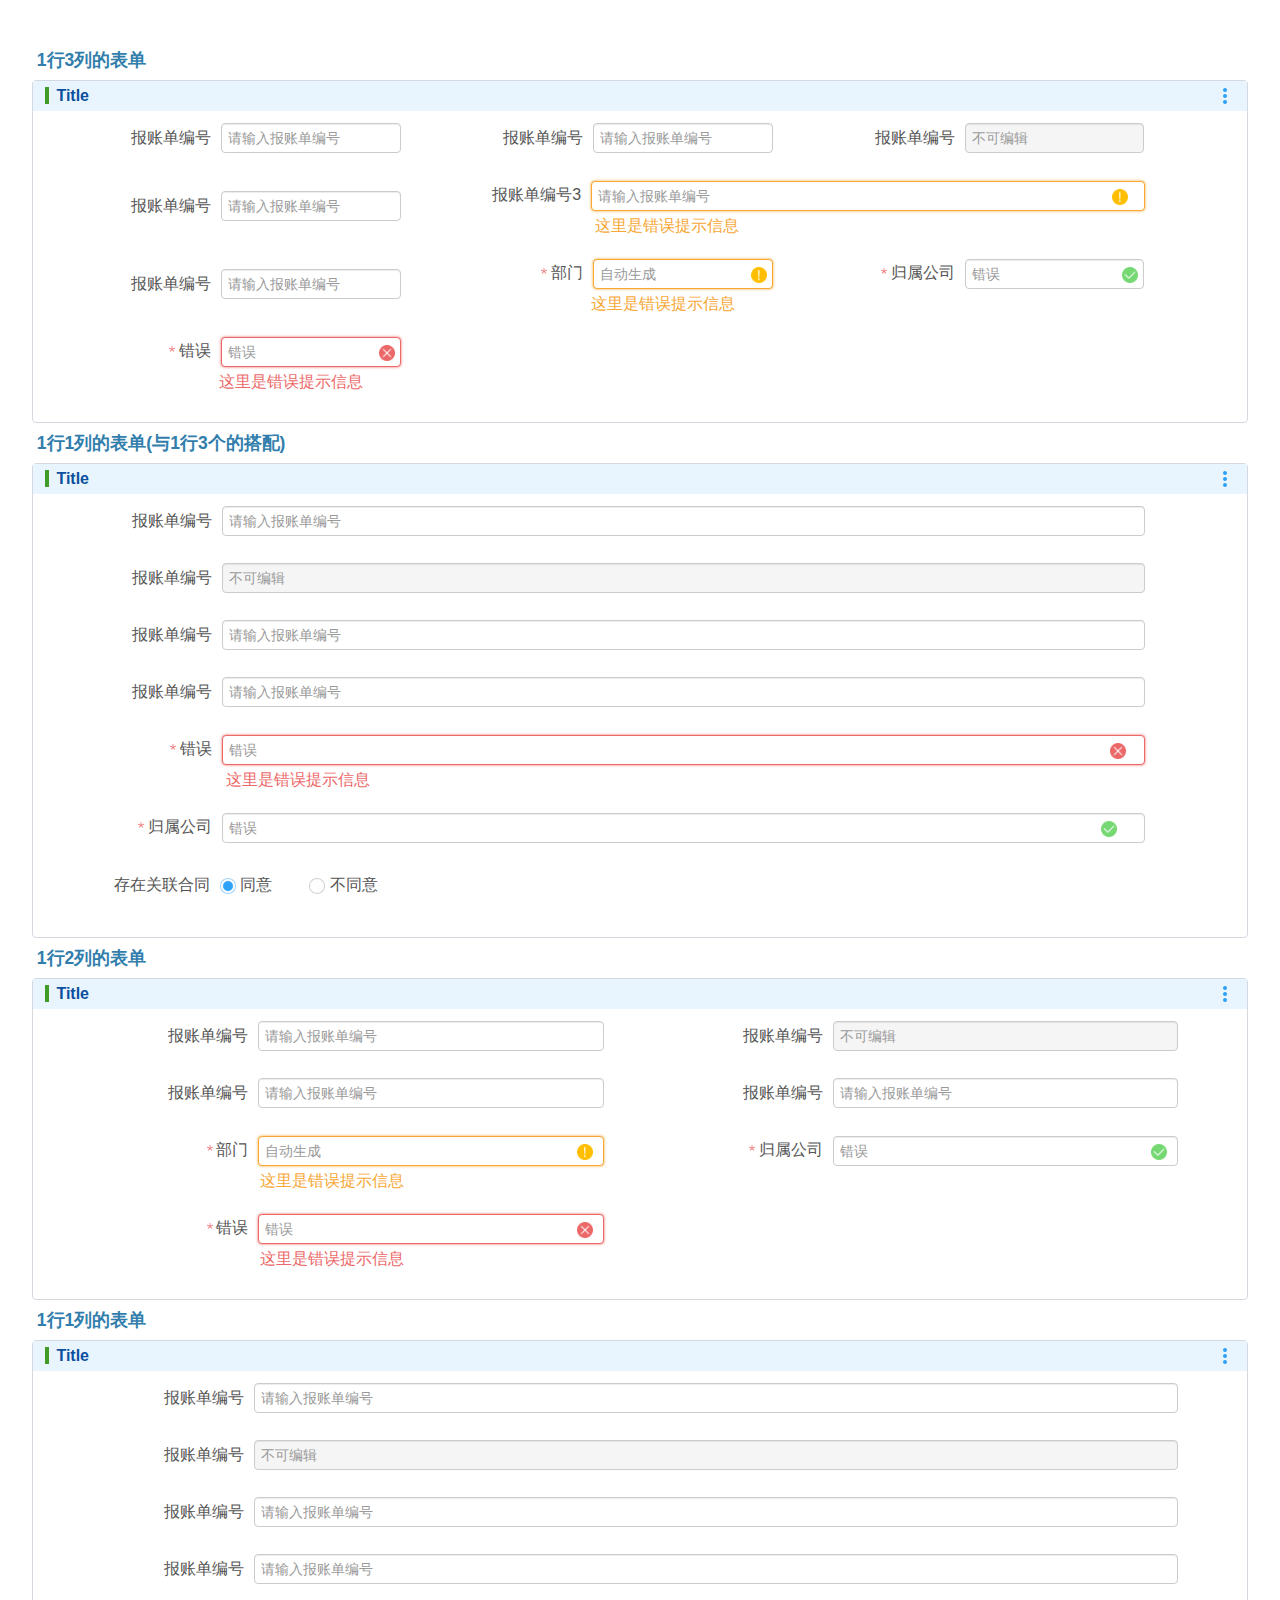
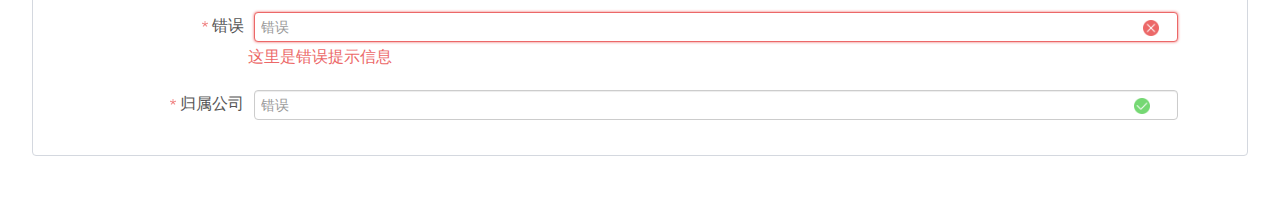
<file: form/formIndex.html>
<!DOCTYPE html>
<html>
	<head>
		<meta charset="UTF-8">
		<title>表单样式</title>
		<link rel="Stylesheet" href="../bootstrap/css/bootstrap.css" />
		<link rel="stylesheet" href="../bootstrap/css/bootstrapCopy.css" />
		<link rel="stylesheet" href="../definedCss/iconIndex.css" />
		<link rel="stylesheet" href="../definedCss/formIndex.css" />
		<link rel="stylesheet" href="../definedCss/panelIndex.css" />
		<script src="../bootstrap/js/jquery-1.8.3.min.js" type="text/javascript"></script>
		<script src="../bootstrap/js/bootstrap.min.js" type="text/javascript"></script>
		
	</head>
	<body>
		<div style="width:95%;margin:50px auto;">
			<h4>&nbsp;1行3列的表单</h4>
			<div class="panel-defined">
				<div class="panel-defined-title">
					<span>Title</span>
					<a data-toggle="collapse" data-parent="#accordion" href="#collapseTwo1">
						<i class='icon-sameAttr20 defined-option'></i>
					</a>
					
				</div>
				<div id="collapseTwo1" class="panel-defined-content collapse in">
					<form class="form-inline"  role="form">
						<div class="form-group form-three">
							<label for="exampleInputName1">报账单编号</label>
							<input type="text" class="form-control" id="exampleInputName1" placeholder="请输入报账单编号" />
							<p class="verify-formDescribe colorEC6868"></p>
						</div>
						<div class="form-group form-three">
							<label for="exampleInputName5">报账单编号</label>
							<input type="text" class="form-control" id="exampleInputName5" placeholder="请输入报账单编号" />
							<p class="verify-formDescribe colorEC6868"></p>
						</div>
						<div class="form-group form-three">
							<label for="exampleInputName2">报账单编号</label>
							<input type="text" class="form-control" id="exampleInputName2" placeholder="不可编辑"  disabled="true"/>
							<p class="verify-formDescribe colorEC6868"></p>
						</div>
						<div class="form-group form-three">
							<label for="exampleInputName1">报账单编号</label>
							<input type="text" class="form-control" id="exampleInputName1" placeholder="请输入报账单编号" />
							<p class="verify-formDescribe colorEC6868"></p>
						</div>
						<div class="form-group form-three form-threeDiv ">
							<label for="exampleInputName7">报账单编号3</label>
							<input type="text" class="form-control form-threeInput icon-sameAttr16 defined-warning border-colorF6A734" id="exampleInputName7" placeholder="请输入报账单编号" />
							<p class="verify-formDescribe colorF6A734">这里是错误提示信息</p>
						</div>
						<div class="form-group form-three">
							<label for="exampleInputName1">报账单编号</label>
							<input type="text" class="form-control" id="exampleInputName1" placeholder="请输入报账单编号" />
							<p class="verify-formDescribe colorEC6868"></p>
						</div>
						<div class="form-group form-three">
							<i class='icon-sameAttr6 defined-importent'></i>
							<label for="exampleInputName7">部门</label>
							<input type="text" class="form-control icon-sameAttr16 defined-warning border-colorF6A734" id="exampleInputName7" placeholder="自动生成" />
							<p class="verify-formDescribe colorF6A734">这里是错误提示信息</p>
						</div>
						<div class="form-group form-three">
							<i class='icon-sameAttr6 defined-importent'></i>
							<label for="exampleInputName5">归属公司</label>
							<input type="text" class="form-control icon-sameAttr16 defined-success" id="exampleInputName5" placeholder="错误" />
							<p class="verify-formDescribe">&nbsp;&nbsp;</p>
						</div>
						<div class="form-group form-three">
							<i class='icon-sameAttr6 defined-importent'></i>
							<label for="exampleInputName5">错误</label>
							<input type="text" class="form-control icon-sameAttr16 defined-disagree border-colorEC6868" id="exampleInputName5" placeholder="错误" />
							<p class="verify-formDescribe colorEC6868">这里是错误提示信息</p>
						</div>



					</form>
				</div>
			</div>	
			
			<h4>&nbsp;1行1列的表单(与1行3个的搭配)</h4>
			<div class="panel-defined">
				<div class="panel-defined-title">
					<span>Title</span>
					<a data-toggle="collapse" data-parent="#accordion" href="#collapseTwo5">
						<i class='icon-sameAttr20 defined-option'></i>
					</a>
					
				</div>
				<div id="collapseTwo5" class="panel-defined-content collapse in">
				<form class="form-inline"  role="form">
						<div class="form-group form-inline-align form-three-inline">
							<label for="exampleInputName1">报账单编号</label>
							<input type="text" class="form-control" id="exampleInputName1" placeholder="请输入报账单编号" />
							<p class="verify-formDescribe"></p>
						</div>
						<div class="form-group form-inline-align form-three-inline">
							<label for="exampleInputName2">报账单编号</label>
							<input type="text" class="form-control" id="exampleInputName2" placeholder="不可编辑"  disabled="true"/>
							<p class="verify-formDescribe"></p>
						</div>
						<div class="form-group form-inline-align form-three-inline">
							<label for="exampleInputName1">报账单编号</label>
							<input type="text" class="form-control" id="exampleInputName1" placeholder="请输入报账单编号" />
							<p class="verify-formDescribe"></p>
						</div>
						<div class="form-group form-inline-align form-three-inline">
							<label for="exampleInputName1">报账单编号</label>
							<input type="text" class="form-control" id="exampleInputName1" placeholder="请输入报账单编号" />
							<p class="verify-formDescribe"></p>
						</div>
						<div class="form-group form-inline-align form-three-inline">
							<i class='icon-sameAttr6 defined-importent'></i>
							<label for="exampleInputName5">错误</label>
							<input type="text" class="form-control icon-sameAttr16 defined-disagree border-colorEC6868" id="exampleInputName5" placeholder="错误" />
							<p class="verify-formDescribe colorEC6868">这里是错误提示信息</p>
						</div>
						<div class="form-group form-inline-align form-three-inline">
							<i class='icon-sameAttr6 defined-importent'></i>
							<label for="exampleInputName5">归属公司</label>
							<input type="text" class="form-control icon-sameAttr16 defined-success" id="exampleInputName5" placeholder="错误" />
							<p class="verify-formDescribe"></p>
						</div>
						
						<div class="form-group form-inline-align form-three-inline">
							<label>存在关联合同</label>
							<div class="radiobox form-control"  >
								<label class="radiobox-click">
									<i class='icon-sameAttr16  defined-radiobox radiobox-active'></i>
									<input type="radio" name="radio" ><span>同意</span>
								</label>
								<label class="radiobox-click">
									<i class='icon-sameAttr16 defined-radiobox'></i>
									<input type="radio" name="radio" ><span>不同意</span>
								</label>
							</div>
						</div>
						
						
					</form>
				</div>
			</div>			
			
			 <!--单选按钮交互样式-->
				<script>
					$(".radiobox .radiobox-click i").click(function(){
						if(!$(this).hasClass('radiobox-active')){
							$(".radiobox-active").removeClass('radiobox-active');
							$(this).addClass('radiobox-active');
						}
					});
				</script>
					
			
			
			
			<h4>&nbsp;1行2列的表单</h4>
			<div class="panel-defined">
				<div class="panel-defined-title">
					<span>Title</span>
					<a data-toggle="collapse" data-parent="#accordion" href="#collapseTwo1">
						<i class='icon-sameAttr20 defined-option'></i>
					</a>
					
				</div>
				<div id="collapseTwo1" class="panel-defined-content collapse in">
					<form class="form-inline"  role="form">
						<div class="form-group">
							<label for="exampleInputName1">报账单编号</label>
							<input type="text" class="form-control" id="exampleInputName1" placeholder="请输入报账单编号" />
							<p class="verify-formDescribe colorEC6868"></p>
						</div>
						<div class="form-group">
							<label for="exampleInputName2">报账单编号</label>
							<input type="text" class="form-control" id="exampleInputName2" placeholder="不可编辑"  disabled="true"/>
							<p class="verify-formDescribe colorEC6868"></p>
						</div>
						<div class="form-group">
							<label for="exampleInputName1">报账单编号</label>
							<input type="text" class="form-control" id="exampleInputName1" placeholder="请输入报账单编号" />
							<p class="verify-formDescribe colorEC6868"></p>
						</div>
						<div class="form-group">
							<label for="exampleInputName1">报账单编号</label>
							<input type="text" class="form-control" id="exampleInputName1" placeholder="请输入报账单编号" />
							<p class="verify-formDescribe colorEC6868"></p>
						</div>
						<div class="form-group">
							<i class='icon-sameAttr6 defined-importent'></i>
							<label for="exampleInputName7">部门</label>
							<input type="text" class="form-control icon-sameAttr16 defined-warning border-colorF6A734" id="exampleInputName7" placeholder="自动生成" />
							<p class="verify-formDescribe colorF6A734">这里是错误提示信息</p>
						</div>
						<div class="form-group">
							<i class='icon-sameAttr6 defined-importent'></i>
							<label for="exampleInputName5">归属公司</label>
							<input type="text" class="form-control icon-sameAttr16 defined-success" id="exampleInputName5" placeholder="错误" />
							<p class="verify-formDescribe">&nbsp;&nbsp;</p>
						</div>
						<div class="form-group">
							<i class='icon-sameAttr6 defined-importent'></i>
							<label for="exampleInputName5">错误</label>
							<input type="text" class="form-control icon-sameAttr16 defined-disagree border-colorEC6868" id="exampleInputName5" placeholder="错误" />
							<p class="verify-formDescribe colorEC6868">这里是错误提示信息</p>
						</div>

					</form>
				</div>
			</div>			
			
			
			
			<h4>&nbsp;1行1列的表单</h4>
			<div class="panel-defined">
				<div class="panel-defined-title">
					<span>Title</span>
					<a data-toggle="collapse" data-parent="#accordion" href="#collapseTwo">
						<i class='icon-sameAttr20 defined-option'></i>
					</a>
					
				</div>
				<div id="collapseTwo" class="panel-defined-content collapse in">
				<form class="form-inline"  role="form">
						<div class="form-group form-inline-align">
							<label for="exampleInputName1">报账单编号</label>
							<input type="text" class="form-control" id="exampleInputName1" placeholder="请输入报账单编号" />
							<p class="verify-formDescribe"></p>
						</div>
						<div class="form-group form-inline-align">
							<label for="exampleInputName2">报账单编号</label>
							<input type="text" class="form-control" id="exampleInputName2" placeholder="不可编辑"  disabled="true"/>
							<p class="verify-formDescribe"></p>
						</div>
						<div class="form-group form-inline-align">
							<label for="exampleInputName1">报账单编号</label>
							<input type="text" class="form-control" id="exampleInputName1" placeholder="请输入报账单编号" />
							<p class="verify-formDescribe"></p>
						</div>
						<div class="form-group form-inline-align">
							<label for="exampleInputName1">报账单编号</label>
							<input type="text" class="form-control" id="exampleInputName1" placeholder="请输入报账单编号" />
							<p class="verify-formDescribe"></p>
						</div>
						<div class="form-group form-inline-align">
							<i class='icon-sameAttr6 defined-importent'></i>
							<label for="exampleInputName5">错误</label>
							<input type="text" class="form-control icon-sameAttr16 defined-disagree border-colorEC6868" id="exampleInputName5" placeholder="错误" />
							<p class="verify-formDescribe colorEC6868">这里是错误提示信息</p>
						</div>
						<div class="form-group form-inline-align">
							<i class='icon-sameAttr6 defined-importent'></i>
							<label for="exampleInputName5">归属公司</label>
							<input type="text" class="form-control icon-sameAttr16 defined-success" id="exampleInputName5" placeholder="错误" />
							<p class="verify-formDescribe"></p>
						</div>
					</form>
				</div>
			</div>			
			
			
			
			
			
			
			
			
			
		</div>
	</body>
</html>
</file>
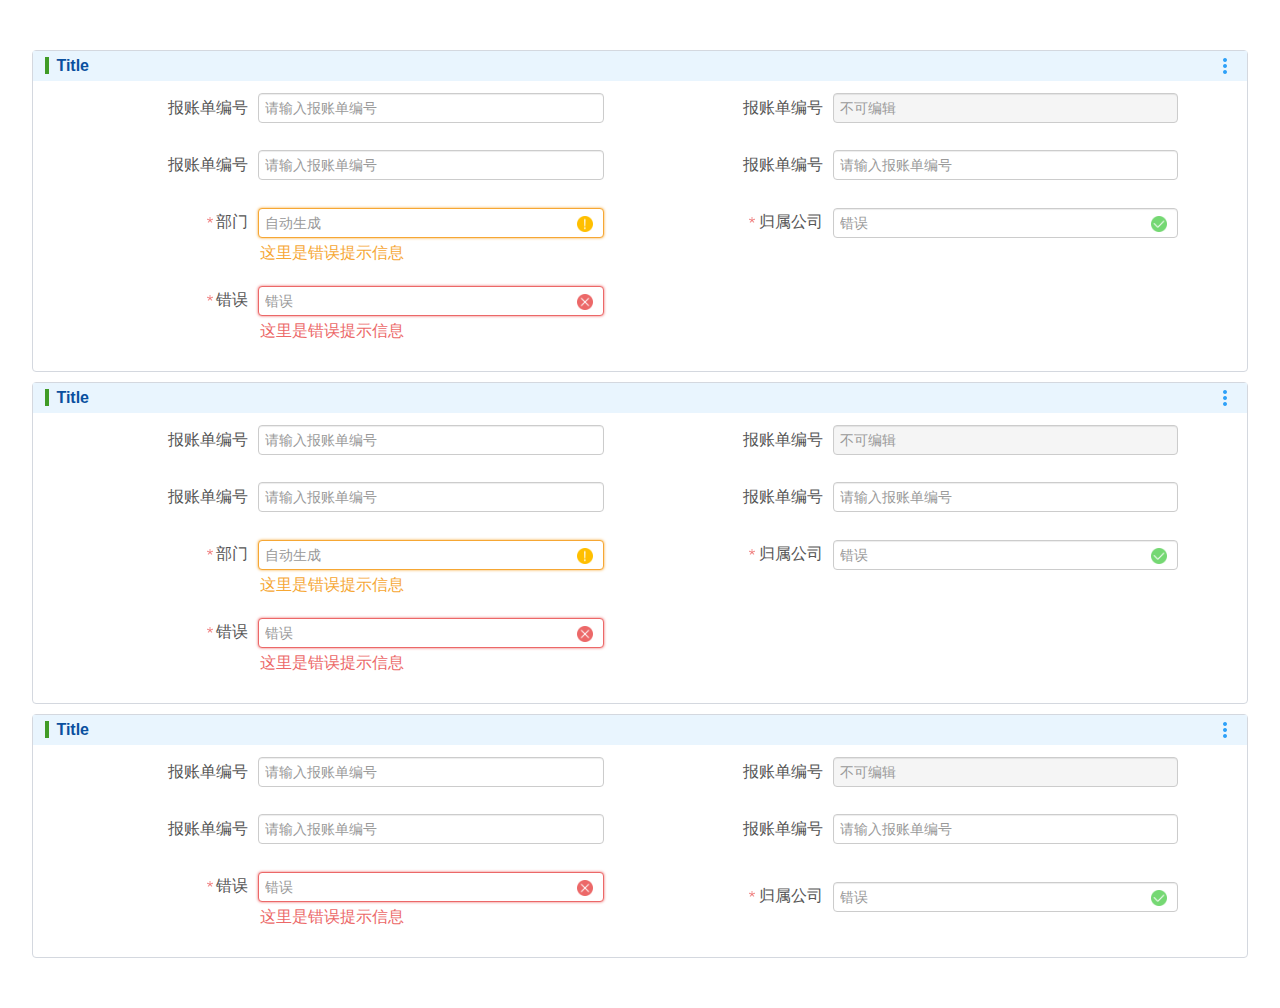
<file: formStyle/formIndex.html>
<!DOCTYPE html>
<html>
	<head>
		<meta charset="UTF-8">
		<title>表单样式</title>
		<link rel="Stylesheet" href="../bootstrap/css/bootstrap.css" />
		<link rel="stylesheet" href="../bootstrap/css/bootstrapCopy.css" />
		<link rel="stylesheet" href="../definedCss/iconIndex.css" />
		<link rel="stylesheet" href="../definedCss/formIndex.css" />
		<link rel="stylesheet" href="../definedCss/panelIndex.css" />
	
		<script src="../bootstrap/js/jquery-1.8.3.min.js" type="text/javascript"></script>
		<script src="../bootstrap/js/bootstrap.min.js" type="text/javascript"></script>
		
	</head>
	<body>
		<div style="width:95%;margin:50px auto;">
			<div class="panel-defined">
				<div class="panel-defined-title">
					<span>Title</span>
					<a data-toggle="collapse" data-parent="#accordion" href="#collapseTwo1">
						<i class='icon-sameAttr20 defined-option'></i>
					</a>
					
				</div>
				<div id="collapseTwo1" class="panel-defined-content collapse in">
					<form class="form-inline form-three"  role="form">
						<div class="form-group">
							<label for="exampleInputName1">报账单编号</label>
							<input type="text" class="form-control" id="exampleInputName1" placeholder="请输入报账单编号" />
							<p class="verify-formDescribe colorEC6868"></p>
						</div>
						<div class="form-group">
							<label for="exampleInputName2">报账单编号</label>
							<input type="text" class="form-control" id="exampleInputName2" placeholder="不可编辑"  disabled="true"/>
							<p class="verify-formDescribe colorEC6868"></p>
						</div>
						<div class="form-group">
							<label for="exampleInputName1">报账单编号</label>
							<input type="text" class="form-control" id="exampleInputName1" placeholder="请输入报账单编号" />
							<p class="verify-formDescribe colorEC6868"></p>
						</div>
						<div class="form-group">
							<label for="exampleInputName1">报账单编号</label>
							<input type="text" class="form-control" id="exampleInputName1" placeholder="请输入报账单编号" />
							<p class="verify-formDescribe colorEC6868"></p>
						</div>
						<div class="form-group">
							<i class='icon-sameAttr6 defined-importent'></i>
							<label for="exampleInputName7">部门</label>
							<input type="text" class="form-control icon-sameAttr16 defined-warning border-colorF6A734" id="exampleInputName7" placeholder="自动生成" />
							<p class="verify-formDescribe colorF6A734">这里是错误提示信息</p>
						</div>
						<div class="form-group">
							<i class='icon-sameAttr6 defined-importent'></i>
							<label for="exampleInputName5">归属公司</label>
							<input type="text" class="form-control icon-sameAttr16 defined-success" id="exampleInputName5" placeholder="错误" />
							<p class="verify-formDescribe">&nbsp;&nbsp;</p>
						</div>
						<div class="form-group">
							<i class='icon-sameAttr6 defined-importent'></i>
							<label for="exampleInputName5">错误</label>
							<input type="text" class="form-control icon-sameAttr16 defined-disagree border-colorEC6868" id="exampleInputName5" placeholder="错误" />
							<p class="verify-formDescribe colorEC6868">这里是错误提示信息</p>
						</div>

					</form>
				</div>
			</div>	
			
			<div class="panel-defined">
				<div class="panel-defined-title">
					<span>Title</span>
					<a data-toggle="collapse" data-parent="#accordion" href="#collapseTwo1">
						<i class='icon-sameAttr20 defined-option'></i>
					</a>
					
				</div>
				<div id="collapseTwo1" class="panel-defined-content collapse in">
					<form class="form-inline"  role="form">
						<div class="form-group">
							<label for="exampleInputName1">报账单编号</label>
							<input type="text" class="form-control" id="exampleInputName1" placeholder="请输入报账单编号" />
							<p class="verify-formDescribe colorEC6868"></p>
						</div>
						<div class="form-group">
							<label for="exampleInputName2">报账单编号</label>
							<input type="text" class="form-control" id="exampleInputName2" placeholder="不可编辑"  disabled="true"/>
							<p class="verify-formDescribe colorEC6868"></p>
						</div>
						<div class="form-group">
							<label for="exampleInputName1">报账单编号</label>
							<input type="text" class="form-control" id="exampleInputName1" placeholder="请输入报账单编号" />
							<p class="verify-formDescribe colorEC6868"></p>
						</div>
						<div class="form-group">
							<label for="exampleInputName1">报账单编号</label>
							<input type="text" class="form-control" id="exampleInputName1" placeholder="请输入报账单编号" />
							<p class="verify-formDescribe colorEC6868"></p>
						</div>
						<div class="form-group">
							<i class='icon-sameAttr6 defined-importent'></i>
							<label for="exampleInputName7">部门</label>
							<input type="text" class="form-control icon-sameAttr16 defined-warning border-colorF6A734" id="exampleInputName7" placeholder="自动生成" />
							<p class="verify-formDescribe colorF6A734">这里是错误提示信息</p>
						</div>
						<div class="form-group">
							<i class='icon-sameAttr6 defined-importent'></i>
							<label for="exampleInputName5">归属公司</label>
							<input type="text" class="form-control icon-sameAttr16 defined-success" id="exampleInputName5" placeholder="错误" />
							<p class="verify-formDescribe">&nbsp;&nbsp;</p>
						</div>
						<div class="form-group">
							<i class='icon-sameAttr6 defined-importent'></i>
							<label for="exampleInputName5">错误</label>
							<input type="text" class="form-control icon-sameAttr16 defined-disagree border-colorEC6868" id="exampleInputName5" placeholder="错误" />
							<p class="verify-formDescribe colorEC6868">这里是错误提示信息</p>
						</div>

					</form>
				</div>
			</div>			
			
			<div class="panel-defined">
				<div class="panel-defined-title">
					<span>Title</span>
					<a data-toggle="collapse" data-parent="#accordion" href="#collapseTwo">
						<i class='icon-sameAttr20 defined-option'></i>
					</a>
					
				</div>
				<div id="collapseTwo" class="panel-defined-content collapse in">
			<form class="form-inline form-inline-align"  role="form">
						<div class="form-group">
							<label for="exampleInputName1">报账单编号</label>
							<input type="text" class="form-control" id="exampleInputName1" placeholder="请输入报账单编号" />
							<p class="verify-formDescribe"></p>
						</div>
						<div class="form-group">
							<label for="exampleInputName2">报账单编号</label>
							<input type="text" class="form-control" id="exampleInputName2" placeholder="不可编辑"  disabled="true"/>
							<p class="verify-formDescribe"></p>
						</div>
						<div class="form-group">
							<label for="exampleInputName1">报账单编号</label>
							<input type="text" class="form-control" id="exampleInputName1" placeholder="请输入报账单编号" />
							<p class="verify-formDescribe"></p>
						</div>
						<div class="form-group">
							<label for="exampleInputName1">报账单编号</label>
							<input type="text" class="form-control" id="exampleInputName1" placeholder="请输入报账单编号" />
							<p class="verify-formDescribe"></p>
						</div>
						<div class="form-group">
							<i class='icon-sameAttr6 defined-importent'></i>
							<label for="exampleInputName5">错误</label>
							<input type="text" class="form-control icon-sameAttr16 defined-disagree border-colorEC6868" id="exampleInputName5" placeholder="错误" />
							<p class="verify-formDescribe colorEC6868">这里是错误提示信息</p>
						</div>
						<div class="form-group">
							<i class='icon-sameAttr6 defined-importent'></i>
							<label for="exampleInputName5">归属公司</label>
							<input type="text" class="form-control icon-sameAttr16 defined-success" id="exampleInputName5" placeholder="错误" />
							<p class="verify-formDescribe"></p>
						</div>
					</form>
				</div>
			</div>			
			
			
			
			
			
			
			
			
			
		</div>
	</body>
</html>
</file>
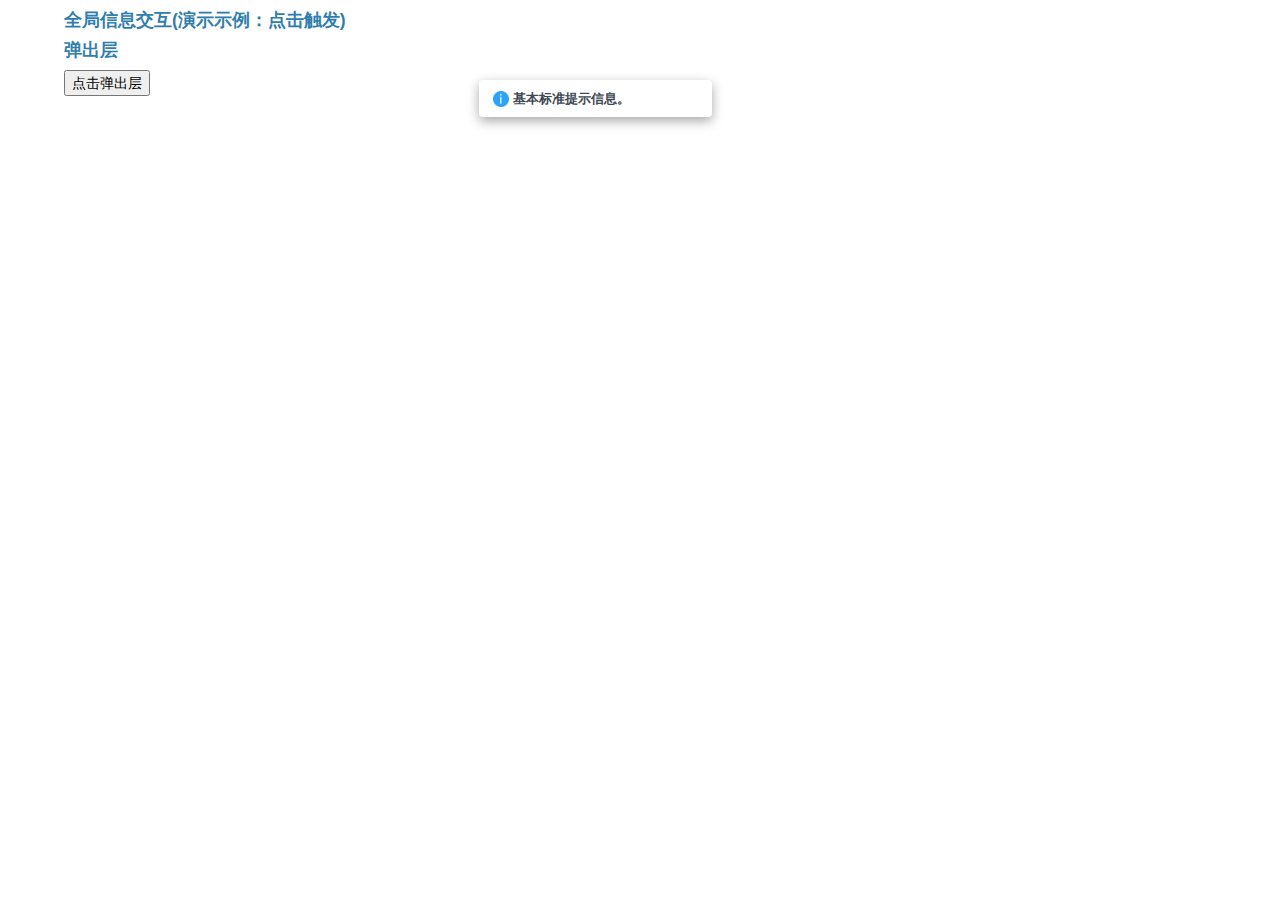
<file: tooltip/interactionIndex.html>
<!DOCTYPE html>
<html>
	<head>
		<meta charset="UTF-8">
		<title>提示框交互</title>
		<link rel="stylesheet" href="../bootstrap/css/bootstrap.css" />
		<link rel="stylesheet" href="../bootstrap/css/bootstrapCopy.css" />
		<link rel="stylesheet" href="../definedCss/alertIndex.css" />
		<link rel="stylesheet" href="../definedCss/btnIndex.css" />
		<link rel="stylesheet" href="../definedCss/iconIndex.css" />
		<script src="../bootstrap/js/jquery-1.8.3.min.js" type="text/javascript"></script>
		<script src="../bootstrap/js/bootstrap.min.js" type="text/javascript"></script>
	</head>
	<body>
		<div style="width: 90%;margin: 0 auto;position: relative;">
			
			<h4>全局信息交互(演示示例：点击触发)</h4>
			
			<div  class="alert alert-wholeInfo position-ab">
				<i class='icon-sameAttr16 defined-info'></i>
				<strong>基本标准提示信息。</strong>
			</div>
			
			<script>
				//全局提示框动画效果
				  var div=$(".position-ab");
				  div.animate({top:'+70px'},'slow');
				  div.delay(780).animate({top:'-70px'},'slow');
			</script>
			

			<h4>弹出层</h4>
			
			<div class="popup-layer hide">
				<i class="layer-close icon-sameAttr16  defined-layerClose"></i>
			</div>
			
			<!--此按钮为测试弹出层触发-->
			<button id="btnLayer">点击弹出层</button>
			<!--此按钮为测试弹出层触发-->
			
			<!--弹出层-->
			<script>
//				获得屏幕的高
				$('.popup-layer').height(window.innerHeight);
				$('#btnLayer').click(function(){
					$('.popup-layer').removeClass('hide');
					$('.show-dialog').removeClass('hide');
					
				});
				$('.layer-close').click(function(){
					$('.popup-layer').addClass('hide');
					$('.show-dialog').addClass('hide');
				});
			</script>
			
			<div class="dialog-box dialog-title show-dialog hide">
				<div class="dialog-box-top">
					<span>标题</span>
				</div>
				<div class="dialog-box-bottom">
					<div class="dialog-box-content">
						<p class="dialog-box-title">简短的说明！简短的说明，简短的说明！</p>
					</div>
					<div class="btn-main-animateDiv">
						<div class="btn-main-animate" ></div>
						<button class='btn btn-auxiliaty'>取消</button>
					</div>
					<div class="btn-main-animateDiv">
						<div class="btn-main-animate" ></div>
						<button class='btn btn-main'>确认</button>
					</div>
	
				</div>
			</div>
			
			
		</div>
		<!--按钮动画效果-->
		<script>
			$(".btn-main-animateDiv button" ).click(function(){
					var div=$(this).prev('.btn-main-animate');
					div.animate({width:'+=5px',height:'+=5px',left:'-=2.5px',top:'-=1.8px',opacity:'0.5'},5);
					div.animate({opacity:'0'},"slow");
					div.animate({width:'-=5px',height:'-=5px',left:'+=2.5px',top:'+=1.8px',opacity:'0'},5);
			});
			
		</script>
		<!--按钮动画效果-->
	</body>
</html>
</file>
<file: definedCss/btnIndex.css>
@charset "utf-8";
/*按钮样式库*/

/*自定义颜色的基础按钮*/
/*主引导按键*/
.btn-main,.btn-main:focus{
	background-color: #2EA1F8;
	border:1px solid #2EA1F8;
	color: #fff;
	font-size: 14px;
	outline: none;
	position: relative;
	z-index: 111;
}

.btn-main:hover{
	background-color: #5EBAFF;
	border:1px solid #5EBAFF;
	color: #fff;
}
.btn-main:active{
	background-color: #228DDE;
	color: #fff;
	outline: none;
	border:1px solid #228DDE;
}
.btn-main-animateDiv{
	position: relative;
	margin-bottom: 20px;
	display: inline-block;
}
.btn-main-animate{
	width: 100%;
	height: 28px;
	border: 2px solid #D3EDFF;
	position: absolute;
	left: -2.3px;
	top: -1px;
    border-radius: 4px;
    opacity:0;
}
/*次要按键*/
.btn-secondary, .btn-secondary:focus{
	background-color: #F7F7F7;
	border: 1px solid #F7F7F7;
	color: #666666;
	outline: none;
	position: relative;
	z-index: 111;
}

/*辅引导按键*/
.btn-auxiliaty,.btn-auxiliaty:focus {
	background-color: #fff;
	border: 1px solid #CCCCCC ;
	color: #666666;
	outline: none;
	position: relative;
	z-index: 111;
}

.btn-secondary:hover , .btn-auxiliaty:hover{
	background-color: #fff;
	border: 1px solid #5EBAFF ;
	color: #5EBAFF ;
}
.btn-secondary:active , .btn-auxiliaty:active{
	background-color: #fff;
	border: 1px solid #228DDE ;
	color: #228DDE ;
	outline: none;
	
}

/*带图标的按钮组*/

.btn-group .btn-main{
	border-right: 2px solid #1483D7;
}
.btn-group .btn-main:hover{
	border-right: 2px solid #1483D7;
}
.btn-group .btn-main:last-child{
	border-right: 2px solid #2EA1F8;
}
.btn-group .btn-main i{
	padding-right: 6px;
}    
 


/*工具栏*/

.defined-toolbar{
	background-color:rgb(240,243,247);
	height:40px;
	margin:0 auto;
	border-radius:4px;
	border:1px solid #D4D8DF;
}

.defined-toolbar ul{
	list-style:none;
}
.defined-toolbar ul li{
	float:left;
	font-size:14px;
	line-height:40px;
    padding-right: 16px;
    cursor: pointer;
}
.defined-toolbar ul li:first-child{
	padding-left: 10px;
}
.defined-toolbar ul li a{
	color:#666;
	text-decoration: none;
}
.defined-toolbar ul li:last-child{
	float:right;
}
.defined-toolbar ul li i{
	vertical-align: middle;
	padding-right: 4px;
	padding-bottom: 2px;
}


/*鼠标移上去*/
.defined-toolbar ul li:hover a{
	color:#5EBAFF;
}
.defined-toolbar ul li:hover .defined-printer{
	background: url(../sysImages/icon-lightBluePrinter.png) no-repeat;
}
.defined-toolbar ul li:hover .defined-view{
	background: url(../sysImages/icon-lightBlueView.png) no-repeat;
}
.defined-toolbar ul li:hover .defined-report{
	background: url(../sysImages/icon-lightBlueReport.png) no-repeat;
}
.defined-toolbar ul li:hover .defined-add{
	background: url(../sysImages/icon-lightBlueAdd.png) no-repeat;
}
.defined-toolbar ul li:hover .defined-delete{
	background: url(../sysImages/icon-lightBlueDelete.png) no-repeat;
}
.defined-toolbar ul li:hover .defined-edit{
	background: url(../sysImages/icon-lightBlueEdit.png) no-repeat;
}
.defined-toolbar ul li:hover .defined-copy{
	background: url(../sysImages/icon-lightBlueCopy.png) no-repeat;
}
.defined-toolbar ul li:hover .defined-check{
	background: url(../sysImages/icon-lightBlueCheck.png) no-repeat;
}
.defined-toolbar ul li:hover .defined-attachment{
	background: url(../sysImages/icon-lightBlueAttachment.png) no-repeat;
}
.defined-toolbar ul li:hover .defined-refresh{
	background: url(../sysImages/icon-lightBlueRefresh.png) no-repeat;
}
.defined-toolbar ul li:hover .defined-save{
	background: url(../sysImages/icon-lightBlueSave.png) no-repeat;
}
.defined-toolbar ul li:hover .defined-cancel{
	background: url(../sysImages/icon-lightBlueCancel.png) no-repeat;
}
.defined-toolbar ul li:hover .defined-help{
	background: url(../sysImages/icon-lightBlueHelp.png) no-repeat;
}

/*点击*/
.defined-toolbar ul li a:active {
	color: #228DDE;
}
.defined-toolbar ul li a:active .defined-printer,.defined-toolbar ul li .defined-printer:active{
	background: url(../sysImages/icon-bluePrinter.png) no-repeat;
}
.defined-toolbar ul li a:active .defined-view,.defined-toolbar ul li .defined-view:active {
	background: url(../sysImages/icon-blueView.png) no-repeat;
}
.defined-toolbar ul li a:active .defined-report,.defined-toolbar ul li .defined-report:active{
	background: url(../sysImages/icon-blueReport.png) no-repeat;
}
.defined-toolbar ul li a:active .defined-add,.defined-toolbar ul li .defined-add:active{
	background: url(../sysImages/icon-blueAdd.png) no-repeat;
}
.defined-toolbar ul li a:active .defined-delete,.defined-toolbar ul li .defined-delete:active{
	background: url(../sysImages/icon-blueDelete.png) no-repeat;
}
.defined-toolbar ul li a:active .defined-edit,.defined-toolbar ul li .defined-edit:active{
	background: url(../sysImages/icon-blueEdit.png) no-repeat;
}
.defined-toolbar ul li a:active .defined-copy,.defined-toolbar ul li .defined-copy:active{
	background: url(../sysImages/icon-blueCopy.png) no-repeat;
}
.defined-toolbar ul li a:active .defined-check,.defined-toolbar ul li .defined-check:active{
	background: url(../sysImages/icon-blueCheck.png) no-repeat;
}
.defined-toolbar ul li a:active .defined-attachment,.defined-toolbar ul li .defined-attachment:active{
	background: url(../sysImages/icon-blueAttachment.png) no-repeat;
}
.defined-toolbar ul li a:active .defined-refresh,.defined-toolbar ul li .defined-refresh:active{
	background: url(../sysImages/icon-blueRefresh.png) no-repeat;
}
.defined-toolbar ul li a:active .defined-save,.defined-toolbar ul li .defined-save:active{
	background: url(../sysImages/icon-blueSave.png) no-repeat;
}
.defined-toolbar ul li a:active .defined-cancel,.defined-toolbar ul li .defined-cancel:active{
	background: url(../sysImages/icon-blueCancel.png) no-repeat;
}
.defined-toolbar ul li a:active .defined-help,.defined-toolbar ul li .defined-help:active{
	background: url(../sysImages/icon-blueHelp.png) no-repeat;
}
</file>
<file: definedCss/panelIndex.css>
@charset "utf-8";
/*全局*/
ul,li{
	list-style: none;
	padding: 0px;
    margin: 0px;
}

.list-group .icon-sameAttr16{
	float:right;
}

/*面板样式*/

.panel{
	box-shadow: none;
}
.panel-heading{
	color: #fff;
	font-size: 18px;
	position: relative;
}
.panel-content .list-group-item:first-child{
	border-top: none;
	border-top-right-radius: 0px;
	border-top-left-radius: 0px;
}
.panel-content .list-group{
	margin: 0px;
}

.panel-content .list-group a{
	color: #666666;
	font-size: 14px;
	text-decoration: none;
}
.panel-content .list-group a:hover{
	color: #008FDA;
}

/*面板颜色*/
.panel-color008FDA>.panel-heading {
	background-color: #008FDA ;
}

.panel-F5A734>.panel-heading {
	background-color: #F5A734;
}

.panel-color00A59B>.panel-heading {
	background-color: #00A59B;
}

.panel-colorEE6765>.panel-heading {
	background-color: #EE6765;
}

.panel-color2EA1F8>.panel-heading {
	background-color: #2EA1F8;
}

.panel-colorF6A734>.panel-heading {
	background-color: #F6A734;
}


/*面板样式二*/
 .panel-defined{
	margin: 10px auto;
	border: 1px solid #D4D8DF;
	border-radius: 4px;
}
 .panel-defined-title{
	background: rgb(233,245,254);
	height:30px;
}
 .panel-defined-title span{
	height:30px;
	font-size:16px;
	color:#0A509F ;
	font-weight:bold;
	line-height: 30px;
	border-left: 4px solid #409B27;
	margin-left: 1%;
	padding-left: 0.6%;
}
.panel-defined-title i{
	float: right;
	margin-top: 5px;
	padding-right: 1%;
	cursor: default;
}


/*表格面板样式*/
.panel-content .table-bordered{
	border-top: none;
	border-top-right-radius: 0px;
	border-top-left-radius: 0px;
	border-collapse: collapse;
}

.panel .icon-sameAttr56{
	padding-right: 13px;
	margin-right: 13px;
	font-size:18px;
}
.panel .icon-border006ca5{
	border-right:3px solid  #006ca5;
}
.panel .icon-border007d76{
	border-right:3px solid  #007d76;
}
.panel .defined-reset{
	float: right;
    padding-right: 10px;
    margin-top: 4px;
}
.panel-checkMore{
	position: relative;
    right: -21px;
    float: right;
    top: 37px;
    font-size: 14px;
    cursor: default;
}

.panel .panel-inforNum{
	display: inline-block;
}
.panel .panel-inforNum li{
	padding: 8px 0px 0px 0px;
}
.panel .panel-inforNum li .font28{
	font-weight: bold;
	padding-right: 10px;
}
.font28{
	font-size:28px;
}
.font14{
	font-size:14px;
}
</file>
<file: definedCss/formIndex.css>
@charset "utf-8";
/*表单样式*/

/*分隔线+公用css*/

.split-line{
	width:89%;
	height: 1px;
	background: url(../sysImages/icon-splitLine.png) repeat-x;
	margin: 24px 0px 15px 5%;
}
.form-group label,.form-group p{
	font-size: 16px;
	vertical-align: sub;
	padding-right: 10px;
	padding-top: 5px;
}


/*内联表单*/
.form-inline .form-group{
	width: 40%;
	margin-top: 12px;
	margin-left: 5%;
	text-align: right;
	position: relative;
}

.form-inline .form-control{
	float: right;
}

.form-group i{
	vertical-align: middle;
}

.form-inline .form-group  input{
	position: relative;
	cursor: default;
}
.form-inline .form-group .defined-search ,.form-inline .form-group .dropdown .defined-pulldown,
.form-inline .form-group .defined-calendar,.form-inline .form-group .defined-clock,
.form-inline .form-group .defined-disagree,.form-inline .form-group .defined-success,
.form-inline .form-group .defined-warning
{
	background-position: 97% 7px;
}

.defined-search:focus{
	background: url(../sysImages/icon-blueSearch.png) no-repeat;
}
.defined-calendar:focus{
	background: url(../sysImages/icon-blueCalendar.png) no-repeat;
}
/*.defined-pulldown:focus{
	background: url(../sysImages/icon-bluePullUp.png) no-repeat;
}*/
.defined-clock:focus{
	background: url(../sysImages/icon-blueClock.png) no-repeat;
}

/*输入金额*/
.form-inline .form-group .input-money{
	width: 65.3%;
	height: 30px;
	float: right;
	background-color: #fff;
	border: 1px solid #ccc;
	border-radius: 3px;
	text-align: left;
}

/*div模拟input的outline样式*/
.focusOutline{
	outline: 0;
	/*outline: thin dotted \9;*/
	-webkit-box-shadow: inset 0 1px 1px rgba(0,0,0,0.075),0 0 8px rgba(82,168,236,0.6);
	-moz-box-shadow: inset 0 1px 1px rgba(0,0,0,0.075),0 0 8px rgba(82,168,236,0.6);
	box-shadow: inset 0 1px 1px rgba(0,0,0,0.075),0 0 8px rgba(82,168,236,0.6);
	border: 1px solid rgba(117,158,240,0.8) !important;
	-webkit-transition: border linear .2s,box-shadow linear .2s;
	-moz-transition: border linear .2s,box-shadow linear .2s;
	-o-transition: border linear .2s,box-shadow linear .2s;
	transition: border linear .2s,box-shadow linear .2s;
}
.form-inline .form-group .input-money input{
	width: 30%;
	margin-left: 7%;
	border: none;
	box-shadow: none;
	outline: none;
}
/*下拉框*/


.form-inline .form-group .dropdown ul{
	text-align: left;
}
.form-inline .form-group .input-money{
	width: 65.3%;
	height: 30px;
	float: right;
	background-color: #fff;
	border: 1px solid #ccc;
	border-radius: 3px;
	text-align: left;
}
.form-inline .form-group .dropdown-menu{
    min-width: 64%;
}
/*时间日期样式二*/
.form-inline .form-group .input-time{
	width: 65.3%;
	height: 30px;
	float: right;
	text-align: center;
	line-height: 30px;
}

.form-inline .form-group .input-time input{
	width: 40%;
}
.form-inline .form-group .input-time .input-timeFirst{
	float:left;
}
.form-inline .form-group .input-time .input-timeSecound{
	float: right;
}


/*水平表单*/
.form-horizontal .form-group{
	margin-top: 12px;
	
}
.form-horizontal .form-group  input,.form-horizontal .form-group textarea{
	position: relative;
	cursor: default;
	width: 75%;
}
.form-horizontal .form-group .defined-search ,.form-horizontal .form-group .dropdown .defined-pulldown,
.form-horizontal .form-group .defined-calendar,.form-horizontal .form-group .defined-clock,
.form-inline .form-inline-align .defined-disagree,.form-inline  .form-inline-align .form-group .defined-success,
.form-inline  .form-inline-align  .defined-warning{
	background-position: 98% 7px;
}
.form-horizontal .form-group .dropdown-menu{
	left:15%;
    min-width: 76%;
}


/*复选框和单选框共有*/
.check-disable,.radiobox-disable{
	cursor: not-allowed;
}
/*复选框*/
.checkbox input[type="checkbox"],.radiobox input[type="radio"] {
	opacity:0;
}
.checkbox-active{
	background: url(../sysImages/icon-focusCheckbox.png) no-repeat;
}

.check-click span{
	cursor: default;
}
.check-click .defined-checkbox:hover{
	background: url(../sysImages/icon-hoverCheckbox.png) no-repeat;
}
.check-click .checkbox-active:hover{
	background: url(../sysImages/icon-focusCheckbox.png) no-repeat;
}


/*单选框*/
.radiobox-active{
	background: url(../sysImages/icon-focusRadiobox.png) no-repeat;
}
.radiobox input{
	width:0;
}
.radiobox label{
	padding-right:20px;
}
.radiobox-click  span{
	cursor: default;
}
.radiobox input{
	float: left;
}
.radiobox-click .defined-radiobox:hover{
	background: url(../sysImages/icon-hoverRadiobox.png) no-repeat;
}
.radiobox-click  .radiobox-active:hover{
	background: url(../sysImages/icon-focusRadiobox.png) no-repeat;
}


/*对齐表单*/
.form-inline  .form-inline-align{
	width: 85.2%;
}
.form-inline  .form-inline-align  input,.form-inline-align  textarea{
	width: 82.1%;
}
.form-inline  .form-inline-align  .verify-formDescribe{
	width: 83%;
}

/*合同组对齐表单*/
 .form-threeDiv{
	width: 59.3% !important;
}
.form-threeDiv .form-threeInput{
	width: 82% !important;
}
.form-threeDiv .verify-formDescribe{
	width: 82.2% !important;
}

.form-inline .form-three-inline{
	width: 88.6%;
}
.form-inline .form-three-inline  input,.form-inline .form-three-inline  textarea{
	width: 90.4%;
}
.form-inline .form-three-inline .radiobox{
	width: 91.5%;
	text-align: left;
}

.form-inline .form-three-inline  .verify-formDescribe{
	width: 90.7%;
}

/*表单验证样式*/
/*错误*/
.verify-error{
	width: 62.5%;
    float: right;
    text-align: left;
    color: #EC6868;
}
input.verify-error{      /*适用插件当中的写法*/
	border:1px solid #EC6868;
    box-shadow: 0px 0px 3px rgb(236, 104, 104);
}

/*警告*/


.border-colorEC6868{
	border:1px solid #EC6868 !important;
    box-shadow: 0px 0px 3px rgb(236, 104, 104) !important;
} 
.colorEC6868{
	color: #EC6868;
}
.border-colorF6A734{
	border:1px solid #F6A734 !important;
    box-shadow: 0px 0px 3px rgb(246, 167, 52) !important;
}
.colorF6A734{
	color: #F6A734;
}
.verify-formDescribe{
	width: 62.5%;
	float: right;
	text-align: left;
}



/*一排三个(合同组)*/
.form-inline .form-three {
	width:28%;
	margin-left: 3% !important;
}

/*媒介查询*/
@media screen and (max-width: 1500px) {
	
	.form-inline .form-inline-align {
		width: 91.3% !important
	}
	.form-inline .form-inline-align  input,.form-inline  .form-inline-align  textarea{
		width:　81.7% !important;
	}
	
	
	
	
	/*合同组三列对齐表单*/
	.form-inline .form-three-inline{
		width: 88.6% !important;
	}
	.form-inline .form-three-inline  input,.form-inline .form-three-inline  textarea{
		width: 84.5% !important;
	}
	.form-inline .form-three-inline .radiobox{
		width: 86%;
	}
  	.form-inline .form-threeDiv{
		width: 58% !important;
	}
	.form-inline .form-threeDiv .form-threeInput{
		width: 76.7% !important
	}
	.form-inline  .form-threeDiv .verify-formDescribe{
		width: 76.7% !important
	}
	
  	 .form-inline .form-group {
	    width: 44% ;
	    margin-top: 12px;
	    margin-left: 3% ;
	    text-align: right;
	    position: relative;
	}
	.form-inline .form-inline-align  .verify-formDescribe{
		width:　82.5%;
	}
	.form-inline .form-three-inline  .verify-formDescribe{
		width: 84.5% !important;
	}
	/*合同组三列对齐表单*/
	/*.form-inline .form-three-inline  .verify-formDescribe{
		width: 86%;
	}*/
	.form-inline .form-three {
		width:27.3%;
		margin-left: 1%　!important;
	}
	.form-inline .form-three .form-control{
		width:50%;
	}
	.form-inline .form-three  .verify-formDescribe{
		width: 51.7%
	}


}
</file>
<file: definedCss/otherIndex.css>
@charset "utf-8";
/*其他样式*/
/*全局*/
*{
	outline: none !important;
}
/*面包屑*/
 .breadcrumb{
	padding: 6px 15px 8px 15px;
    margin-bottom: 0px;
    background-color:#fff;
}
 .breadcrumb a{
	color:#999999;
	text-decoration: none;
}
 .breadcrumb a:hover{
	color:#2EA1F8;
	text-decoration: none;
}
/*分页*/

.pagination > li > a, .pagination > li > span{
	margin: 0 9px;
	border-radius: 4px;
	
}
.pagination .icon-sameAttr16 {
	padding-bottom: 1px;
}
.pagination .page-liPrev a:hover span{
	background: url(../sysImages/icon-bluePagePrev.png) no-repeat;
}
.pagination .page-liNext a:hover span{
	background: url(../sysImages/icon-bluePageNext.png) no-repeat;
}

.pagination .each-page span{
	border: none;
	padding: 6px 1px 6px 20px;
}
.pagination .each-inputPage{
	float: left;
}
.pagination .each-inputPage input{
	width: 25px;
	text-align: center;
	margin-right: 10px;
}

.pagination .each-pageNum span{
	border: none;
	padding: 6px 1px 6px 0px;
	
}
.pagination .each-page:hover span,.pagination .each-pageNum:hover span{
	color:#666;
}

.pagination > li > a:hover, .pagination > li > span:hover, .pagination > li > a:focus, .pagination > li > span:focus{
	color: #2EA1F8;
	background-color: #fff;
	border-color: #2EA1F8;
}
.pagination >.page-liNext > a:focus, .pagination > .page-liPrev > a:focus{
	border-color: #ddd;
}

.pagination > .page-liNext > a:hover, .pagination > .page-liPrev > a:hover{
	border-color: #2EA1F8;
}


/*不可点击*/

 .pagination  .page-disablePrev a:hover span{
	background: url(../sysImages/icon-disablePagePrev.png) no-repeat;
}
 .pagination  .page-disablePageNext a:hover span{
	background: url(../sysImages/icon-disablePageNext.png) no-repeat;
}
 .pagination  .page-disablePrev a:hover {
	border: 1px solid #ddd;
	cursor: not-allowed;
}
 .pagination  .page-disablePageNext a:hover {
	border: 1px solid #ddd;
	cursor: not-allowed;
}
	

/*标签式的导航菜单*/
.nav-tabs > li{
	margin-right: 13px;
}

.defined-tabs >li >a{
	color: #666;
	padding-left: 3px;
	padding-top: 14px !important;
	padding-bottom: 14px !important;
}
.defined-tabs li a:active,.defined-tabs li a:hover,.defined-tabs li a:focus{
	background: #fff !important;
	border-color:#fff !important ;
	color: #2EA1F8;
}
.defined-tabs > .defined-tabActive > a, .defined-tabs > .defined-tabActive > a:hover, .defined-tabs > .defined-tabActive > a:focus{
	color: #2EA1F8 !important;
	border: none !important;
	font-weight: bold;
}
 .defined-tabActive {
	border-bottom: 4px solid #2EA1F8;
}


/*进度条*/
.defined-progressREC .defined-progress-border{
	width: 38%;
	height: 14px;
	border: 1px solid #CCCCCC;
	border-radius: 25px;
	float: left;
	margin-top: 3.5px;
}
.defined-progressREC .progress{
	height: 10px;
	background: #E9E9E9;
	width: 99%;
	border-radius: 25px;
	margin: 2px auto;
}
.defined-progressREC .progress .progress-bar{
	border-radius: 25px;
}
.defined-progressREC span{
	color: #409B27 ;
	font-size: 14px;
	font-weight: bold;
	margin-left: 12px;
}


/*步骤条*/

.step-bar{
	display: inline-block;
}

.step-bar p{
	font-size: 14px;
}
.step-bar .step-describe{
	color: #404953;
	font-weight: bold;
	margin: 0px 0px 0px -24px;
	padding-bottom: 6px;
}
.step-bar .step-line{
	display: inline-block;
	width: 126px;
	height: 2px;
	margin: 0 8px 3px 4px;
}
.bg-color00A2F7{
	background: #00A2F7;
}
.color00A2F7{
	color: #00A2F7;
}
.bg-colorE9E9E9 {
	background: #E9E9E9;
}
.color999 {
	color: #999;
}
.bg-colorEC6868{
	background: #EC6868;
}
.colorEC6868{
	color: #EC6868;
}

.step-bar .step-operator{
	color: #666;
	margin: 6px 0px 0px -14px;
}

.step-bar .step-time{
	color: #999;
	font-size: 12px;
	margin: 0px 0px 0px -30px;
}



/*详细说明悬浮*/
/*省略需要添加的样式属性*/
.state-omit{
	overflow: hidden;
	text-overflow:ellipsis; 
	white-space:nowrap;
}

.state{
	position: relative;
}
.state .state-title{
	height: 30px;
	opacity: 0.65;
	background: #000000;
	box-shadow: 0 2px 4px 0 rgba(0,0,0,0.15);
	border-radius: 4px;
	position: relative;
}
.state .state-content{
	color:#fff;
	font-size: 14px;
	position: relative;
	top: -25px;
	left: 8px;
}
</file>
<file: definedCss/alertIndex.css>
@charset "utf-8";
/*其他样式*/
/*全局*/
*{
	outline: none !important;
}

/*警告提示*/

.alert{
	width: 16%;
	border-radius: 4px;
}
.alert strong{
	font-size: 13px;
}
.alert p{
	font-size: 12px;
}
.alert-info{
	background: #e6f4ff !important;
	border: 1px solid #55bef6 !important;
}
.alert-success{
	background: #effaee !important;
    border: 1px solid #63ac4f !important;
}

.alert-warning{
	background: #fef4e4 !important;
	border:1px solid #f4b65a !important;
}
.alert-danger{
	background: #fdeded !important;
	border: 1px solid #ed8383 !important;
}
.alert i{
	padding-bottom: 2px;
}

/*全局提示*/
.alert-wholeInfo{
	background: #FFFFFF;
	box-shadow: 0 4px 12px 0 #A7A7A8;
}


/*弹出层*/
.popup-layer{
	width: 100%;
	background: rgba(1, 23, 47, 0.3);
	position: fixed;
	top: 0;
	left: 0;
	z-index: 1111;
}

.popup-layer .layer-close{
	position: absolute;
	top: 12px;
	right: 2%;
	cursor: default;
	z-index: 1112;
}


/*对话框*/
.dialog-box{
	width: 410px;
	height: 190px;
	border-radius: 4px;
	box-shadow: 0 4px 12px 0 #A7A7A8;
	text-align: center;
	background: #fff;
}
.dialog-box-top{
	width: 100%;
	height: 32px;
	background-color: #F8F8F8;
}
.dialog-box-top span{
	color: #404953;
	font-size: 16px;
	font-weight: bold;
	line-height: 32px;
	padding-left: 8px;
}
.dialog-box-top i{
	float: right;
	margin: 7px 10px 0 0;
}
.dialog-box-bottom{
	text-align: center;
	color: #404953;
	font-size: 16px;
	padding: 16px 40px ;
}
.dialog-box-bottom .dialog-box-content{
	padding-bottom: 8px;
	padding-top: 14px;
}
.dialog-title .btn-main-animateDiv{
	margin-right: 8px;
}
.dialog-box-title{
	padding-bottom: 22px;
}

.dialog-box-describe{
	color: #2A2A2A ;
	font-size: 14px;
}

.btn-main-animateDiv {
   margin: 0 auto;
}
/*弹出层 对话框class*/
.dialog-layer{
	position: fixed;
	top: 24%;
	left: 40%;
	z-index: 11111;
}


/*alert显示交互*/
.position-ab{
	position: absolute;
	top: -10px;
	left: 36%;
}
.show-dialog{
	position: absolute;
	top: 100%;
	left: 34%;
	z-index: 22222;
}
</file>
<file: definedCss/iconIndex.css>
@charset "utf-8";
/*图标样式库*/
/*PS:自定义的图标样式class都以“defined-”开头，因为“icon-”开头的在bootstrap里面有对其控制的样式会影响到自定义的样式*/


/*80*80 图标相同的样式属性*/
	
.icon-sameAttr80{
	display: inline-block !important;
	vertical-align: bottom;
	width: 80px;
	height: 80px;
	background-size: 80px 80px !important;
}

/*以下都是80*80px的图标*/
.defined-printer80{
	background: url(../sysImages/icon-printer80.png) no-repeat;
}
.defined-download80{
	background: url(../sysImages/icon-download80.png) no-repeat;
}

/*56*56 图标相同的样式属性*/
	
.icon-sameAttr56{
	display: inline-block !important;
	vertical-align: bottom;
	width: 56px;
	height: 56px;
	background-size: 56px 56px !important;
}

/*以下都是56*56的图标*/
.defined-peding{
	background: url(../sysImages/icon-peding.png) no-repeat;
}
.defined-processed{
	background: url(../sysImages/icon-processed.png) no-repeat;
}

/*48*48 图标相同的样式属性*/
	
.icon-sameAttr48{
	display: inline-block  !important;
	vertical-align: bottom;
	width: 48px;
	height: 48px;
	background-size: 48px 48px !important;
}

/*40*40 图标相同的样式属性*/
	
.icon-sameAttr40{
	display: inline-block !important;
	vertical-align: bottom;
	width: 40px;
	height: 40px;
	background-size: 40px 40px !important;
}

/*以下都是40*40px的图标*/
.defined-reimbursement{
	background: url(../sysImages/icon-reimbursement.png) no-repeat;
}
.defined-adjust{
	background: url(../sysImages/icon-adjust.png) no-repeat;
}
.defined-payment{
	background: url(../sysImages/icon-payment.png) no-repeat;
}
.defined-amountInWords{
	background: url(../sysImages/icon-amountInWords.png) no-repeat;
}

/*21*01px 图标相同的样式属性*/
.icon-sameAttr2101{
	display: inline-block !important;
	vertical-align: bottom;
	width: 21px;
	height: 1px;
	background-size: 21px 1px !important;
}
/*以下都是21*01px的图标*/

.defined-splitLine{
	background: url(../sysImages/icon-splitLine.png) no-repeat;
}


/*20*20 图标相同的样式属性*/
	
.icon-sameAttr20{
	display: inline-block !important;
	vertical-align: bottom;
	width: 20px;
	height: 20px;
	background-size: 20px 20px !important;
}

/*以下都是20*20px的图标*/
.defined-user{
	background: url(../sysImages/icon-user.png) no-repeat;
}
.defined-add{
	background: url(../sysImages/icon-add.png) no-repeat;
}
.defined-printer{
	background: url(../sysImages/icon-printer.png) no-repeat;
}
.defined-view{
	background: url(../sysImages/icon-view.png) no-repeat;
}
.defined-report{
	background: url(../sysImages/icon-report.png) no-repeat;
}
.defined-delete{
	background: url(../sysImages/icon-delete.png) no-repeat;
}
.defined-edit{
	background: url(../sysImages/icon-edit.png) no-repeat;
}
.defined-copy{
	background: url(../sysImages/icon-copy.png) no-repeat;
}
.defined-check{
	background: url(../sysImages/icon-check.png) no-repeat;
}
.defined-attachment{
	background: url(../sysImages/icon-attachment.png) no-repeat;
}
.defined-refresh{
	background: url(../sysImages/icon-refresh.png) no-repeat;
}
.defined-save{
	background: url(../sysImages/icon-save.png) no-repeat;
}
.defined-cancel{
	background: url(../sysImages/icon-cancel.png) no-repeat;
}
.defined-help{
	background: url(../sysImages/icon-help.png) no-repeat;
}
.defined-reset{
	background: url(../sysImages/icon-reset.png) no-repeat;
}

/*蓝色图标 20*20*/
.defined-blueUser{
	background: url(../sysImages/icon-blueUser.png) no-repeat;
}
.defined-blueAdd{
	background: url(../sysImages/icon-blueAdd.png) no-repeat;
}
.defined-bluePrinter{
	background: url(../sysImages/icon-bluePrinter.png) no-repeat;
}
.defined-blueView{
	background: url(../sysImages/icon-blueView.png) no-repeat;
}

.defined-blueReport{
	background: url(../sysImages/icon-blueReport.png) no-repeat;
}
.defined-blueDelete{
	background: url(../sysImages/icon-blueDelete.png) no-repeat;
}
.defined-blueEdit{
	background: url(../sysImages/icon-blueEdit.png) no-repeat;
}
.defined-blueCopy{
	background: url(../sysImages/icon-blueCopy.png) no-repeat;
}
.defined-blueCheck{
	background: url(../sysImages/icon-blueCheck.png) no-repeat;
}
.defined-blueAttachment{
	background: url(../sysImages/icon-blueAttachment.png) no-repeat;
}
.defined-blueRefresh{
	background: url(../sysImages/icon-blueRefresh.png) no-repeat;
}
.defined-blueSave{
	background: url(../sysImages/icon-blueSave.png) no-repeat;
}
.defined-blueCancel{
	background: url(../sysImages/icon-blueCancel.png) no-repeat;
}
.defined-blueHelp{
	background: url(../sysImages/icon-blueHelp.png) no-repeat;
}
.defined-blueReset{
	background: url(../sysImages/icon-blueReset.png) no-repeat;
}

/*浅蓝色图标 20*20*/
.defined-lightBlueUser{
	background: url(../sysImages/icon-lightBlueUser.png) no-repeat;
}
.defined-lightBlueAdd{
	background: url(../sysImages/icon-lightBlueAdd.png) no-repeat;
}
.defined-lightBluePrinter{
	background: url(../sysImages/icon-lightBluePrinter.png) no-repeat;
}
.defined-lightBlueView{
	background: url(../sysImages/icon-lightBlueView.png) no-repeat;
}
.defined-lightBlueReport{
	background: url(../sysImages/icon-lightBlueReport.png) no-repeat;
}
.defined-lightBlueDelete{
	background: url(../sysImages/icon-lightBlueDelete.png) no-repeat;
}
.defined-lightBlueEdit{
	background: url(../sysImages/icon-lightBlueEdit.png) no-repeat;
}
.defined-lightBlueCopy{
	background: url(../sysImages/icon-lightBlueCopy.png) no-repeat;
}
.defined-lightBlueCheck{
	background: url(../sysImages/icon-lightBlueCheck.png) no-repeat;
}
.defined-lightBlueAttachment{
	background: url(../sysImages/icon-lightBlueAttachment.png) no-repeat;
}
.defined-lightBlueRefresh{
	background: url(../sysImages/icon-lightBlueRefresh.png) no-repeat;
}
.defined-lightBlueSave{
	background: url(../sysImages/icon-lightBlueSave.png) no-repeat;
}
.defined-lightBlueCancel{
	background: url(../sysImages/icon-lightBlueCancel.png) no-repeat;
}
.defined-lightBlueHelp{
	background: url(../sysImages/icon-lightBlueHelp.png) no-repeat;
}



/*蓝色图标 20*20*/

.defined-option{
	background: url(../sysImages/icon-option.png) no-repeat;
}
.defined-workbench{
    background: url(../sysImages/icon-workbench.png) no-repeat;
}
.defined-departchange{
    background: url(../sysImages/icon-departchange.png) no-repeat;
}
.defined-about{
    background: url(../sysImages/icon-about.png) no-repeat;
}
.defined-logout{
    background: url(../sysImages/icon-logout.png) no-repeat;
}
.defined-exit{
    background: url(../sysImages/icon-exit.png) no-repeat;
}
.defined-export{
	background: url(../sysImages/icon-export.png) no-repeat;
}
.defined-copyForm{
	background: url(../sysImages/icon-copyForm.png) no-repeat;
}
.defined-deletForm{
	background: url(../sysImages/icon-deletForm.png) no-repeat;
}
.defined-moneybag{
	background: url(../sysImages/icon-moneybag.png) no-repeat;
}
.defined-massPrint{
	background: url(../sysImages/icon-massPrint.png) no-repeat;
}


.defined-personal{
	background: url(../sysImages/icon-personal.png) no-repeat;
}





/*白色图标 20*20*/
.defined-btnBack{
	background: url(../sysImages/icon-btnBack.png) no-repeat;
}

.defined-btnPrinter{
	background: url(../sysImages/icon-btnPrinter.png) no-repeat;
}
.defined-btnSave{
	background: url(../sysImages/icon-btnSave.png) no-repeat;
}
.defined-btnSent{
	background: url(../sysImages/icon-btnSent.png) no-repeat;
}
.defined-layerClose{
	background: url(../sysImages/icon-layerClose.png) no-repeat;
}





/*16*16 图标相同的样式属性*/
	
.icon-sameAttr16{
	display: inline-block !important;
	vertical-align: bottom;
	width: 16px;
	height: 16px;
	background-size: 16px 16px !important;
}


/*图标 16*16*/
.defined-clock{
	background: url(../sysImages/icon-clock.png) no-repeat;
}
.defined-search{
	background: url(../sysImages/icon-search.png) no-repeat;
}
.defined-pulldown{
	background: url(../sysImages/icon-pulldown.png) no-repeat;
}
.defined-warning{
	background: url(../sysImages/icon-warning.png) no-repeat;
}
.defined-listRight{
	background: url(../sysImages/icon-listRight.png) no-repeat;
}
.defined-calendar{
	background: url(../sysImages/icon-calendar.png) no-repeat;
}
.defined-disagree{
	background: url(../sysImages/icon-disagree.png) no-repeat;
}
.defined-success{
	background: url(../sysImages/icon-success.png) no-repeat;
}
.defined-info{
	background: url(../sysImages/icon-info.png) no-repeat;
}
.defined-agree{
	background: url(../sysImages/icon-agree.png) no-repeat;
}
.defined-bluePagePrev{
	background: url(../sysImages/icon-bluePagePrev.png) no-repeat;
}
.defined-bluePageNext{
	background: url(../sysImages/icon-bluePageNext.png) no-repeat;
}
.defined-greyPagePrev{
	background: url(../sysImages/icon-greyPagePrev.png) no-repeat;
}
.defined-greyPageNext{
	background: url(../sysImages/icon-greyPageNext.png) no-repeat;
}
.defined-greyPageNext{
	background: url(../sysImages/icon-greyPageNext.png) no-repeat;
}
.defined-disablePageNext{
	background: url(../sysImages/icon-disablePageNext.png) no-repeat;
}
.defined-disablePagePrev{
	background: url(../sysImages/icon-disablePagePrev.png) no-repeat;
}
.defined-ing{
	background: url(../sysImages/icon-ing.png) no-repeat;
}

/*图标 16*16*/

.defined-blueClock{
	background: url(../sysImages/icon-blueClock.png) no-repeat;
}
.defined-blueSearch{
	background: url(../sysImages/icon-blueSearch.png) no-repeat;
}
.defined-bluePullUp{
	background: url(../sysImages/icon-bluePullUp.png) no-repeat;
}
.defined-blueCalendar{
	background: url(../sysImages/icon-blueCalendar.png) no-repeat;
}
.defined-stepComments{
	background: url(../sysImages/icon-stepComments.png) no-repeat;
}




/*单选和复选*/
.defined-checkbox{
	background: url(../sysImages/icon-checkbox.png) no-repeat;
}
.defined-disableCheckbox{
	background: url(../sysImages/icon-disableCheckbox.png) no-repeat;
}
.defined-disableCheckbox-false{
	background: url(../sysImages/icon-disableCheckbox-false.png) no-repeat;
}
.defined-focusCheckbox{
	background: url(../sysImages/icon-focusCheckbox.png) no-repeat;
}
.defined-hoverCheckbox{
	background: url(../sysImages/icon-hoverCheckbox.png) no-repeat;
}

.defined-radiobox{
	background: url(../sysImages/icon-radiobox.png) no-repeat;
}
.defined-disableRadiobox{
	background: url(../sysImages/icon-disableRadiobox.png) no-repeat;
}
.defined-disableRadiobox-false{
	background: url(../sysImages/icon-disableRadiobox-false.png) no-repeat;
}
.defined-focusRadiobox{
	background: url(../sysImages/icon-focusRadiobox.png) no-repeat;
}
.defined-hoverRadiobox{
	background: url(../sysImages/icon-hoverRadiobox.png) no-repeat;
}




/*10*10 图标相同的样式属性*/
	
.icon-sameAttr10{
	display: inline-block !important;
	vertical-align: bottom;
	width: 10px;
	height: 10px;
	background-size: 10px 10px !important;
}
.defined-closeBlue{
	background: url(../sysImages/icon-closeBlue.png) no-repeat;
}
.defined-closeGrey{
	background: url(../sysImages/icon-closeGrey.png) no-repeat;
}

.defined-greyFilterUp{
	background: url(../sysImages/icon-greyFilterUp.png) no-repeat;
}
.defined-filterUp{
	background: url(../sysImages/icon-filterUp.png) no-repeat;
}


/*图标 10*10*/


/*8*8 图标相同的样式属性*/
	
.icon-sameAttr8{
	display: inline-block !important;
	vertical-align: bottom;
	width: 8px;
	height: 8px;
	background-size: 8px 8px !important;
}


/*图标 8*8*/
.defined-dot{
	background: url(../sysImages/icon-dot.png) no-repeat;
}

.defined-editForm{
	background: url(../sysImages/icon-editForm.png) no-repeat;
}

.defined-sureFrom{
	background: url(../sysImages/icon-sureFrom.png) no-repeat;
}
.defined-formDown{
	background: url(../sysImages/icon-formDown.png) no-repeat;
}




/*6*6 图标相同的样式属性*/
	
.icon-sameAttr6{
	display: inline-block !important;
	vertical-align: bottom;
	width: 6px;
	height: 6px;
	background-size: 6px 6px !important;
}


/*图标 6*6*/

.defined-importent{
	background: url(../sysImages/icon-importent.png) no-repeat;
}
</file>
<file: bootstrap/css/bootstrapCopy.css>
@charset "utf-8";
/*========================================================
	1.该css文档bootstrap新版本某些组件样式的添加版本；
	2.若有修改请备注在该说明当中
	3.添加列表和面板
	4.添加表单
	
===============================================by dyl===*/

/*面板和列表*/
.list-group {
	padding-left: 0;
	margin-bottom: 20px
}

.list-group-item {
	position: relative;
	display: block;
	padding: 10px 15px;
	margin-bottom: -1px;
	background-color: #fff;
	border: 1px solid #ddd
}

.list-group-item:first-child {
	border-top-left-radius: 4px;
	border-top-right-radius: 4px
}

.list-group-item:last-child {
	margin-bottom: 0;
	border-bottom-right-radius: 4px;
	border-bottom-left-radius: 4px
}

a.list-group-item,button.list-group-item {
	color: #555
}

a.list-group-item .list-group-item-heading,button.list-group-item .list-group-item-heading {
	color: #333
}

a.list-group-item:focus,a.list-group-item:hover,button.list-group-item:focus,button.list-group-item:hover {
	color: #555;
	text-decoration: none;
	background-color: #f5f5f5
}

button.list-group-item {
	width: 100%;
	text-align: left
}

.list-group-item.disabled,.list-group-item.disabled:focus,.list-group-item.disabled:hover {
	color: #777;
	cursor: not-allowed;
	background-color: #eee
}

.list-group-item.disabled .list-group-item-heading,.list-group-item.disabled:focus .list-group-item-heading,.list-group-item.disabled:hover .list-group-item-heading {
	color: inherit
}

.list-group-item.disabled .list-group-item-text,.list-group-item.disabled:focus .list-group-item-text,.list-group-item.disabled:hover .list-group-item-text {
	color: #777
}

.list-group-item.active,.list-group-item.active:focus,.list-group-item.active:hover {
	z-index: 2;
	color: #fff;
	background-color: #337ab7;
	border-color: #337ab7
}

.list-group-item.active .list-group-item-heading,.list-group-item.active .list-group-item-heading>.small,.list-group-item.active .list-group-item-heading>small,.list-group-item.active:focus .list-group-item-heading,.list-group-item.active:focus .list-group-item-heading>.small,.list-group-item.active:focus .list-group-item-heading>small,.list-group-item.active:hover .list-group-item-heading,.list-group-item.active:hover .list-group-item-heading>.small,.list-group-item.active:hover .list-group-item-heading>small {
	color: inherit
}

.list-group-item.active .list-group-item-text,.list-group-item.active:focus .list-group-item-text,.list-group-item.active:hover .list-group-item-text {
	color: #c7ddef
}

.list-group-item-success {
	color: #3c763d;
	background-color: #dff0d8
}

a.list-group-item-success,button.list-group-item-success {
	color: #3c763d
}

a.list-group-item-success .list-group-item-heading,button.list-group-item-success .list-group-item-heading {
	color: inherit
}

a.list-group-item-success:focus,a.list-group-item-success:hover,button.list-group-item-success:focus,button.list-group-item-success:hover {
	color: #3c763d;
	background-color: #d0e9c6
}

a.list-group-item-success.active,a.list-group-item-success.active:focus,a.list-group-item-success.active:hover,button.list-group-item-success.active,button.list-group-item-success.active:focus,button.list-group-item-success.active:hover {
	color: #fff;
	background-color: #3c763d;
	border-color: #3c763d
}

.list-group-item-info {
	color: #31708f;
	background-color: #d9edf7
}

a.list-group-item-info,button.list-group-item-info {
	color: #31708f
}

a.list-group-item-info .list-group-item-heading,button.list-group-item-info .list-group-item-heading {
	color: inherit
}

a.list-group-item-info:focus,a.list-group-item-info:hover,button.list-group-item-info:focus,button.list-group-item-info:hover {
	color: #31708f;
	background-color: #c4e3f3
}

a.list-group-item-info.active,a.list-group-item-info.active:focus,a.list-group-item-info.active:hover,button.list-group-item-info.active,button.list-group-item-info.active:focus,button.list-group-item-info.active:hover {
	color: #fff;
	background-color: #31708f;
	border-color: #31708f
}

.list-group-item-warning {
	color: #8a6d3b;
	background-color: #fcf8e3
}

a.list-group-item-warning,button.list-group-item-warning {
	color: #8a6d3b
}

a.list-group-item-warning .list-group-item-heading,button.list-group-item-warning .list-group-item-heading {
	color: inherit
}

a.list-group-item-warning:focus,a.list-group-item-warning:hover,button.list-group-item-warning:focus,button.list-group-item-warning:hover {
	color: #8a6d3b;
	background-color: #faf2cc
}

a.list-group-item-warning.active,a.list-group-item-warning.active:focus,a.list-group-item-warning.active:hover,button.list-group-item-warning.active,button.list-group-item-warning.active:focus,button.list-group-item-warning.active:hover {
	color: #fff;
	background-color: #8a6d3b;
	border-color: #8a6d3b
}

.list-group-item-danger {
	color: #a94442;
	background-color: #f2dede
}

a.list-group-item-danger,button.list-group-item-danger {
	color: #a94442
}

a.list-group-item-danger .list-group-item-heading,button.list-group-item-danger .list-group-item-heading {
	color: inherit
}

a.list-group-item-danger:focus,a.list-group-item-danger:hover,button.list-group-item-danger:focus,button.list-group-item-danger:hover {
	color: #a94442;
	background-color: #ebcccc
}

a.list-group-item-danger.active,a.list-group-item-danger.active:focus,a.list-group-item-danger.active:hover,button.list-group-item-danger.active,button.list-group-item-danger.active:focus,button.list-group-item-danger.active:hover {
	color: #fff;
	background-color: #a94442;
	border-color: #a94442
}

.list-group-item-heading {
	margin-top: 0;
	margin-bottom: 5px
}

.list-group-item-text {
	margin-bottom: 0;
	line-height: 1.3
}

.panel {
	margin-bottom: 20px;
	background-color: #fff;
	border: 1px solid transparent;
	border-radius: 4px;
	-webkit-box-shadow: 0 1px 1px rgba(0,0,0,.05);
	box-shadow: 0 1px 1px rgba(0,0,0,.05)
}

.panel-body {
	padding: 15px
}

.panel-heading {
	padding: 10px 15px;
	border-bottom: 1px solid transparent;
	border-top-left-radius: 3px;
	border-top-right-radius: 3px
}

.panel-heading>.dropdown .dropdown-toggle {
	color: inherit
}

.panel-title {
	margin-top: 0;
	margin-bottom: 0;
	font-size: 16px;
	color: inherit
}

.panel-title>.small,.panel-title>.small>a,.panel-title>a,.panel-title>small,.panel-title>small>a {
	color: inherit
}

.panel-footer {
	padding: 10px 15px;
	background-color: #f5f5f5;
	border-top: 1px solid #ddd;
	border-bottom-right-radius: 3px;
	border-bottom-left-radius: 3px
}

.panel>.list-group,.panel>.panel-collapse>.list-group {
	margin-bottom: 0
}

.panel>.list-group .list-group-item,.panel>.panel-collapse>.list-group .list-group-item {
	border-width: 1px 0;
	border-radius: 0
}

.panel>.list-group:first-child .list-group-item:first-child,.panel>.panel-collapse>.list-group:first-child .list-group-item:first-child {
	border-top: 0;
	border-top-left-radius: 3px;
	border-top-right-radius: 3px
}

.panel>.list-group:last-child .list-group-item:last-child,.panel>.panel-collapse>.list-group:last-child .list-group-item:last-child {
	border-bottom: 0;
	border-bottom-right-radius: 3px;
	border-bottom-left-radius: 3px
}

.panel>.panel-heading+.panel-collapse>.list-group .list-group-item:first-child {
	border-top-left-radius: 0;
	border-top-right-radius: 0
}

.panel-heading+.list-group .list-group-item:first-child {
	border-top-width: 0
}

.list-group+.panel-footer {
	border-top-width: 0
}

.panel>.panel-collapse>.table,.panel>.table,.panel>.table-responsive>.table {
	margin-bottom: 0
}

.panel>.panel-collapse>.table caption,.panel>.table caption,.panel>.table-responsive>.table caption {
	padding-right: 15px;
	padding-left: 15px
}

.panel>.table-responsive:first-child>.table:first-child,.panel>.table:first-child {
	border-top-left-radius: 3px;
	border-top-right-radius: 3px
}

.panel>.table-responsive:first-child>.table:first-child>tbody:first-child>tr:first-child,.panel>.table-responsive:first-child>.table:first-child>thead:first-child>tr:first-child,.panel>.table:first-child>tbody:first-child>tr:first-child,.panel>.table:first-child>thead:first-child>tr:first-child {
	border-top-left-radius: 3px;
	border-top-right-radius: 3px
}

.panel>.table-responsive:first-child>.table:first-child>tbody:first-child>tr:first-child td:first-child,.panel>.table-responsive:first-child>.table:first-child>tbody:first-child>tr:first-child th:first-child,.panel>.table-responsive:first-child>.table:first-child>thead:first-child>tr:first-child td:first-child,.panel>.table-responsive:first-child>.table:first-child>thead:first-child>tr:first-child th:first-child,.panel>.table:first-child>tbody:first-child>tr:first-child td:first-child,.panel>.table:first-child>tbody:first-child>tr:first-child th:first-child,.panel>.table:first-child>thead:first-child>tr:first-child td:first-child,.panel>.table:first-child>thead:first-child>tr:first-child th:first-child {
	border-top-left-radius: 3px
}

.panel>.table-responsive:first-child>.table:first-child>tbody:first-child>tr:first-child td:last-child,.panel>.table-responsive:first-child>.table:first-child>tbody:first-child>tr:first-child th:last-child,.panel>.table-responsive:first-child>.table:first-child>thead:first-child>tr:first-child td:last-child,.panel>.table-responsive:first-child>.table:first-child>thead:first-child>tr:first-child th:last-child,.panel>.table:first-child>tbody:first-child>tr:first-child td:last-child,.panel>.table:first-child>tbody:first-child>tr:first-child th:last-child,.panel>.table:first-child>thead:first-child>tr:first-child td:last-child,.panel>.table:first-child>thead:first-child>tr:first-child th:last-child {
	border-top-right-radius: 3px
}

.panel>.table-responsive:last-child>.table:last-child,.panel>.table:last-child {
	border-bottom-right-radius: 3px;
	border-bottom-left-radius: 3px
}

.panel>.table-responsive:last-child>.table:last-child>tbody:last-child>tr:last-child,.panel>.table-responsive:last-child>.table:last-child>tfoot:last-child>tr:last-child,.panel>.table:last-child>tbody:last-child>tr:last-child,.panel>.table:last-child>tfoot:last-child>tr:last-child {
	border-bottom-right-radius: 3px;
	border-bottom-left-radius: 3px
}

.panel>.table-responsive:last-child>.table:last-child>tbody:last-child>tr:last-child td:first-child,.panel>.table-responsive:last-child>.table:last-child>tbody:last-child>tr:last-child th:first-child,.panel>.table-responsive:last-child>.table:last-child>tfoot:last-child>tr:last-child td:first-child,.panel>.table-responsive:last-child>.table:last-child>tfoot:last-child>tr:last-child th:first-child,.panel>.table:last-child>tbody:last-child>tr:last-child td:first-child,.panel>.table:last-child>tbody:last-child>tr:last-child th:first-child,.panel>.table:last-child>tfoot:last-child>tr:last-child td:first-child,.panel>.table:last-child>tfoot:last-child>tr:last-child th:first-child {
	border-bottom-left-radius: 3px
}

.panel>.table-responsive:last-child>.table:last-child>tbody:last-child>tr:last-child td:last-child,.panel>.table-responsive:last-child>.table:last-child>tbody:last-child>tr:last-child th:last-child,.panel>.table-responsive:last-child>.table:last-child>tfoot:last-child>tr:last-child td:last-child,.panel>.table-responsive:last-child>.table:last-child>tfoot:last-child>tr:last-child th:last-child,.panel>.table:last-child>tbody:last-child>tr:last-child td:last-child,.panel>.table:last-child>tbody:last-child>tr:last-child th:last-child,.panel>.table:last-child>tfoot:last-child>tr:last-child td:last-child,.panel>.table:last-child>tfoot:last-child>tr:last-child th:last-child {
	border-bottom-right-radius: 3px
}

.panel>.panel-body+.table,.panel>.panel-body+.table-responsive,.panel>.table+.panel-body,.panel>.table-responsive+.panel-body {
	border-top: 1px solid #ddd
}

.panel>.table>tbody:first-child>tr:first-child td,.panel>.table>tbody:first-child>tr:first-child th {
	border-top: 0
}

.panel>.table-bordered,.panel>.table-responsive>.table-bordered {
	border: 0
}

.panel>.table-bordered>tbody>tr>td:first-child,.panel>.table-bordered>tbody>tr>th:first-child,.panel>.table-bordered>tfoot>tr>td:first-child,.panel>.table-bordered>tfoot>tr>th:first-child,.panel>.table-bordered>thead>tr>td:first-child,.panel>.table-bordered>thead>tr>th:first-child,.panel>.table-responsive>.table-bordered>tbody>tr>td:first-child,.panel>.table-responsive>.table-bordered>tbody>tr>th:first-child,.panel>.table-responsive>.table-bordered>tfoot>tr>td:first-child,.panel>.table-responsive>.table-bordered>tfoot>tr>th:first-child,.panel>.table-responsive>.table-bordered>thead>tr>td:first-child,.panel>.table-responsive>.table-bordered>thead>tr>th:first-child {
	border-left: 0
}

.panel>.table-bordered>tbody>tr>td:last-child,.panel>.table-bordered>tbody>tr>th:last-child,.panel>.table-bordered>tfoot>tr>td:last-child,.panel>.table-bordered>tfoot>tr>th:last-child,.panel>.table-bordered>thead>tr>td:last-child,.panel>.table-bordered>thead>tr>th:last-child,.panel>.table-responsive>.table-bordered>tbody>tr>td:last-child,.panel>.table-responsive>.table-bordered>tbody>tr>th:last-child,.panel>.table-responsive>.table-bordered>tfoot>tr>td:last-child,.panel>.table-responsive>.table-bordered>tfoot>tr>th:last-child,.panel>.table-responsive>.table-bordered>thead>tr>td:last-child,.panel>.table-responsive>.table-bordered>thead>tr>th:last-child {
	border-right: 0
}

.panel>.table-bordered>tbody>tr:first-child>td,.panel>.table-bordered>tbody>tr:first-child>th,.panel>.table-bordered>thead>tr:first-child>td,.panel>.table-bordered>thead>tr:first-child>th,.panel>.table-responsive>.table-bordered>tbody>tr:first-child>td,.panel>.table-responsive>.table-bordered>tbody>tr:first-child>th,.panel>.table-responsive>.table-bordered>thead>tr:first-child>td,.panel>.table-responsive>.table-bordered>thead>tr:first-child>th {
	border-bottom: 0
}

.panel>.table-bordered>tbody>tr:last-child>td,.panel>.table-bordered>tbody>tr:last-child>th,.panel>.table-bordered>tfoot>tr:last-child>td,.panel>.table-bordered>tfoot>tr:last-child>th,.panel>.table-responsive>.table-bordered>tbody>tr:last-child>td,.panel>.table-responsive>.table-bordered>tbody>tr:last-child>th,.panel>.table-responsive>.table-bordered>tfoot>tr:last-child>td,.panel>.table-responsive>.table-bordered>tfoot>tr:last-child>th {
	border-bottom: 0
}

.panel>.table-responsive {
	margin-bottom: 0;
	border: 0
}

.panel-group {
	margin-bottom: 20px
}

.panel-group .panel {
	margin-bottom: 0;
	border-radius: 4px
}

.panel-group .panel+.panel {
	margin-top: 5px
}

.panel-group .panel-heading {
	border-bottom: 0
}

.panel-group .panel-heading+.panel-collapse>.list-group,.panel-group .panel-heading+.panel-collapse>.panel-body {
	border-top: 1px solid #ddd
}

.panel-group .panel-footer {
	border-top: 0
}

.panel-group .panel-footer+.panel-collapse .panel-body {
	border-bottom: 1px solid #ddd
}

.panel-default {
	border-color: #ddd
}

.panel-default>.panel-heading {
	color: #333;
	background-color: #f5f5f5;
	border-color: #ddd
}

.panel-default>.panel-heading+.panel-collapse>.panel-body {
	border-top-color: #ddd
}

.panel-default>.panel-heading .badge {
	color: #f5f5f5;
	background-color: #333
}

.panel-default>.panel-footer+.panel-collapse>.panel-body {
	border-bottom-color: #ddd
}

.panel-primary {
	border-color: #337ab7
}

.panel-primary>.panel-heading {
	color: #fff;
	background-color: #337ab7;
	border-color: #337ab7
}

.panel-primary>.panel-heading+.panel-collapse>.panel-body {
	border-top-color: #337ab7
}

.panel-primary>.panel-heading .badge {
	color: #337ab7;
	background-color: #fff
}

.panel-primary>.panel-footer+.panel-collapse>.panel-body {
	border-bottom-color: #337ab7
}

.panel-success {
	border-color: #d6e9c6
}

.panel-success>.panel-heading {
	color: #3c763d;
	background-color: #dff0d8;
	border-color: #d6e9c6
}

.panel-success>.panel-heading+.panel-collapse>.panel-body {
	border-top-color: #d6e9c6
}

.panel-success>.panel-heading .badge {
	color: #dff0d8;
	background-color: #3c763d
}

.panel-success>.panel-footer+.panel-collapse>.panel-body {
	border-bottom-color: #d6e9c6
}

.panel-info {
	border-color: #bce8f1
}

.panel-info>.panel-heading {
	color: #31708f;
	background-color: #d9edf7;
	border-color: #bce8f1
}

.panel-info>.panel-heading+.panel-collapse>.panel-body {
	border-top-color: #bce8f1
}

.panel-info>.panel-heading .badge {
	color: #d9edf7;
	background-color: #31708f
}

.panel-info>.panel-footer+.panel-collapse>.panel-body {
	border-bottom-color: #bce8f1
}

.panel-warning {
	border-color: #faebcc
}

.panel-warning>.panel-heading {
	color: #8a6d3b;
	background-color: #fcf8e3;
	border-color: #faebcc
}

.panel-warning>.panel-heading+.panel-collapse>.panel-body {
	border-top-color: #faebcc
}

.panel-warning>.panel-heading .badge {
	color: #fcf8e3;
	background-color: #8a6d3b
}

.panel-warning>.panel-footer+.panel-collapse>.panel-body {
	border-bottom-color: #faebcc
}

.panel-danger {
	border-color: #ebccd1
}

.panel-danger>.panel-heading {
	color: #a94442;
	background-color: #f2dede;
	border-color: #ebccd1
}

.panel-danger>.panel-heading+.panel-collapse>.panel-body {
	border-top-color: #ebccd1
}

.panel-danger>.panel-heading .badge {
	color: #f2dede;
	background-color: #a94442
}

.panel-danger>.panel-footer+.panel-collapse>.panel-body {
	border-bottom-color: #ebccd1
}


/*面包屑*/
.breadcrumb {
	padding: 8px 15px;
	margin-bottom: 20px;
	list-style: none;
	background-color: transparent;
	border-radius: 4px
}

.breadcrumb>li {
	display: inline-block
}

.breadcrumb>li+li:before {
	padding: 0 5px;
	color: #ccc;
	content: "/\00a0"
}

.breadcrumb>.active {
	color:#404953;
	font-weight: bold;
}



/*添加表单*/


/*fieldset {
  min-width: 0;
  padding: 0;
  margin: 0;
  border: 0;
}
legend {
  display: block;
  width: 100%;
  padding: 0;
  margin-bottom: 20px;
  font-size: 21px;
  line-height: inherit;
  color: #333;
  border: 0;
  border-bottom: 1px solid #e5e5e5;
}
label {
  display: inline-block;
  max-width: 100%;
  margin-bottom: 5px;
  font-weight: bold;
}*/
/*input[type="search"] {
  -webkit-box-sizing: border-box;
     -moz-box-sizing: border-box;
          box-sizing: border-box;
}
input[type="radio"],
input[type="checkbox"] {
  margin: 4px 0 0;
  margin-top: 1px \9;
  line-height: normal;
}
input[type="file"] {
  display: block;
}
input[type="range"] {
  display: block;
  width: 100%;
}
select[multiple],
select[size] {
  height: auto;
}
input[type="file"]:focus,
input[type="radio"]:focus,
input[type="checkbox"]:focus {
  outline: 5px auto -webkit-focus-ring-color;
  outline-offset: -2px;
}*/
/*output {
  display: block;
  padding-top: 7px;
  font-size: 14px;
  line-height: 1.42857143;
  color: #555;
}*/
/*.form-control {
  display: block;
  width: 100%;
  height: 34px;
  padding: 6px 12px;
  font-size: 14px;
  line-height: 1.42857143;
  color: #555;
  background-color: #fff;
  background-image: none;
  border: 1px solid #ccc;
  border-radius: 4px;
  -webkit-box-shadow: inset 0 1px 1px rgba(0, 0, 0, .075);
          box-shadow: inset 0 1px 1px rgba(0, 0, 0, .075);
  -webkit-transition: border-color ease-in-out .15s, -webkit-box-shadow ease-in-out .15s;
       -o-transition: border-color ease-in-out .15s, box-shadow ease-in-out .15s;
          transition: border-color ease-in-out .15s, box-shadow ease-in-out .15s;
}*/
/*.form-control:focus {
  border-color: #66afe9;
  outline: 0;
  -webkit-box-shadow: inset 0 1px 1px rgba(0,0,0,.075), 0 0 8px rgba(102, 175, 233, .6);
          box-shadow: inset 0 1px 1px rgba(0,0,0,.075), 0 0 8px rgba(102, 175, 233, .6);
}
.form-control::-moz-placeholder {
  color: #999;
  opacity: 1;
}
.form-control:-ms-input-placeholder {
  color: #999;
}
.form-control::-webkit-input-placeholder {
  color: #999;
}
.form-control::-ms-expand {
  background-color: transparent;
  border: 0;
}*/
/*.form-control[disabled],
.form-control[readonly],
fieldset[disabled] .form-control {
  background-color: #eee;
  opacity: 1;
}
.form-control[disabled],
fieldset[disabled] .form-control {
  cursor: not-allowed;
}
textarea.form-control {
  height: auto;
}
input[type="search"] {
  -webkit-appearance: none;
}*/
/*@media screen and (-webkit-min-device-pixel-ratio: 0) {
  input[type="date"].form-control,
  input[type="time"].form-control,
  input[type="datetime-local"].form-control,
  input[type="month"].form-control {
    line-height: 34px;
  }
  input[type="date"].input-sm,
  input[type="time"].input-sm,
  input[type="datetime-local"].input-sm,
  input[type="month"].input-sm,
  .input-group-sm input[type="date"],
  .input-group-sm input[type="time"],
  .input-group-sm input[type="datetime-local"],
  .input-group-sm input[type="month"] {
    line-height: 30px;
  }
  input[type="date"].input-lg,
  input[type="time"].input-lg,
  input[type="datetime-local"].input-lg,
  input[type="month"].input-lg,
  .input-group-lg input[type="date"],
  .input-group-lg input[type="time"],
  .input-group-lg input[type="datetime-local"],
  .input-group-lg input[type="month"] {
    line-height: 46px;
  }
}*/
/*.form-group {
  margin-bottom: 15px;
}
.radio,
.checkbox {
  position: relative;
  display: block;
  margin-top: 10px;
  margin-bottom: 10px;
}
.radio label,
.checkbox label {
  min-height: 20px;
  padding-left: 20px;
  margin-bottom: 0;
  font-weight: normal;
  cursor: pointer;
}
.radio input[type="radio"],
.radio-inline input[type="radio"],
.checkbox input[type="checkbox"],
.checkbox-inline input[type="checkbox"] {
  position: absolute;
  margin-top: 4px \9;
  margin-left: -20px;
}
.radio + .radio,
.checkbox + .checkbox {
  margin-top: -5px;
}
.radio-inline,
.checkbox-inline {
  position: relative;
  display: inline-block;
  padding-left: 20px;
  margin-bottom: 0;
  font-weight: normal;
  vertical-align: middle;
  cursor: pointer;
}
.radio-inline + .radio-inline,
.checkbox-inline + .checkbox-inline {
  margin-top: 0;
  margin-left: 10px;
}
input[type="radio"][disabled],
input[type="checkbox"][disabled],
input[type="radio"].disabled,
input[type="checkbox"].disabled,
fieldset[disabled] input[type="radio"],
fieldset[disabled] input[type="checkbox"] {
  cursor: not-allowed;
}
.radio-inline.disabled,
.checkbox-inline.disabled,
fieldset[disabled] .radio-inline,
fieldset[disabled] .checkbox-inline {
  cursor: not-allowed;
}
.radio.disabled label,
.checkbox.disabled label,
fieldset[disabled] .radio label,
fieldset[disabled] .checkbox label {
  cursor: not-allowed;
}
.form-control-static {
  min-height: 34px;
  padding-top: 7px;
  padding-bottom: 7px;
  margin-bottom: 0;
}
.form-control-static.input-lg,
.form-control-static.input-sm {
  padding-right: 0;
  padding-left: 0;
}
.input-sm {
  height: 30px;
  padding: 5px 10px;
  font-size: 12px;
  line-height: 1.5;
  border-radius: 3px;
}
select.input-sm {
  height: 30px;
  line-height: 30px;
}
textarea.input-sm,
select[multiple].input-sm {
  height: auto;
}
.form-group-sm .form-control {
  height: 30px;
  padding: 5px 10px;
  font-size: 12px;
  line-height: 1.5;
  border-radius: 3px;
}
.form-group-sm select.form-control {
  height: 30px;
  line-height: 30px;
}
.form-group-sm textarea.form-control,
.form-group-sm select[multiple].form-control {
  height: auto;
}*/
/*.form-group-sm .form-control-static {
  height: 30px;
  min-height: 32px;
  padding: 6px 10px;
  font-size: 12px;
  line-height: 1.5;
}
.input-lg {
  height: 46px;
  padding: 10px 16px;
  font-size: 18px;
  line-height: 1.3333333;
  border-radius: 6px;
}
select.input-lg {
  height: 46px;
  line-height: 46px;
}
textarea.input-lg,
select[multiple].input-lg {
  height: auto;
}
.form-group-lg .form-control {
  height: 46px;
  padding: 10px 16px;
  font-size: 18px;
  line-height: 1.3333333;
  border-radius: 6px;
}
.form-group-lg select.form-control {
  height: 46px;
  line-height: 46px;
}
.form-group-lg textarea.form-control,
.form-group-lg select[multiple].form-control {
  height: auto;
}
.form-group-lg .form-control-static {
  height: 46px;
  min-height: 38px;
  padding: 11px 16px;
  font-size: 18px;
  line-height: 1.3333333;
}
.has-feedback {
  position: relative;
}
.has-feedback .form-control {
  padding-right: 42.5px;
}
.form-control-feedback {
  position: absolute;
  top: 0;
  right: 0;
  z-index: 2;
  display: block;
  width: 34px;
  height: 34px;
  line-height: 34px;
  text-align: center;
  pointer-events: none;
}
.input-lg + .form-control-feedback,
.input-group-lg + .form-control-feedback,
.form-group-lg .form-control + .form-control-feedback {
  width: 46px;
  height: 46px;
  line-height: 46px;
}
.input-sm + .form-control-feedback,
.input-group-sm + .form-control-feedback,
.form-group-sm .form-control + .form-control-feedback {
  width: 30px;
  height: 30px;
  line-height: 30px;
}
.has-success .help-block,
.has-success .control-label,
.has-success .radio,
.has-success .checkbox,
.has-success .radio-inline,
.has-success .checkbox-inline,
.has-success.radio label,
.has-success.checkbox label,
.has-success.radio-inline label,
.has-success.checkbox-inline label {
  color: #3c763d;
}
.has-success .form-control {
  border-color: #3c763d;
  -webkit-box-shadow: inset 0 1px 1px rgba(0, 0, 0, .075);
          box-shadow: inset 0 1px 1px rgba(0, 0, 0, .075);
}
.has-success .form-control:focus {
  border-color: #2b542c;
  -webkit-box-shadow: inset 0 1px 1px rgba(0, 0, 0, .075), 0 0 6px #67b168;
          box-shadow: inset 0 1px 1px rgba(0, 0, 0, .075), 0 0 6px #67b168;
}
.has-success .input-group-addon {
  color: #3c763d;
  background-color: #dff0d8;
  border-color: #3c763d;
}
.has-success .form-control-feedback {
  color: #3c763d;
}
.has-warning .help-block,
.has-warning .control-label,
.has-warning .radio,
.has-warning .checkbox,
.has-warning .radio-inline,
.has-warning .checkbox-inline,
.has-warning.radio label,
.has-warning.checkbox label,
.has-warning.radio-inline label,
.has-warning.checkbox-inline label {
  color: #8a6d3b;
}
.has-warning .form-control {
  border-color: #8a6d3b;
  -webkit-box-shadow: inset 0 1px 1px rgba(0, 0, 0, .075);
          box-shadow: inset 0 1px 1px rgba(0, 0, 0, .075);
}
.has-warning .form-control:focus {
  border-color: #66512c;
  -webkit-box-shadow: inset 0 1px 1px rgba(0, 0, 0, .075), 0 0 6px #c0a16b;
          box-shadow: inset 0 1px 1px rgba(0, 0, 0, .075), 0 0 6px #c0a16b;
}
.has-warning .input-group-addon {
  color: #8a6d3b;
  background-color: #fcf8e3;
  border-color: #8a6d3b;
}
.has-warning .form-control-feedback {
  color: #8a6d3b;
}
.has-error .help-block,
.has-error .control-label,
.has-error .radio,
.has-error .checkbox,
.has-error .radio-inline,
.has-error .checkbox-inline,
.has-error.radio label,
.has-error.checkbox label,
.has-error.radio-inline label,
.has-error.checkbox-inline label {
  color: #a94442;
}
.has-error .form-control {
  border-color: #a94442;
  -webkit-box-shadow: inset 0 1px 1px rgba(0, 0, 0, .075);
          box-shadow: inset 0 1px 1px rgba(0, 0, 0, .075);
}
.has-error .form-control:focus {
  border-color: #843534;
  -webkit-box-shadow: inset 0 1px 1px rgba(0, 0, 0, .075), 0 0 6px #ce8483;
          box-shadow: inset 0 1px 1px rgba(0, 0, 0, .075), 0 0 6px #ce8483;
}
.has-error .input-group-addon {
  color: #a94442;
  background-color: #f2dede;
  border-color: #a94442;
}
.has-error .form-control-feedback {
  color: #a94442;
}
.has-feedback label ~ .form-control-feedback {
  top: 25px;
}
.has-feedback label.sr-only ~ .form-control-feedback {
  top: 0;
}
.help-block {
  display: block;
  margin-top: 5px;
  margin-bottom: 10px;
  color: #737373;
}*/

/*@media (min-width: 768px) {*/
  .form-inline .form-group {
    display: inline-block;
    margin-bottom: 0;
    vertical-align: middle;
  }
  .form-inline .form-control {
    display: inline-block;
    width: auto;
    vertical-align: middle;
    width: 62%;
  }
  .form-inline .form-control-static {
    display: inline-block;
  }
  .form-inline .input-group {
    display: inline-table;
    vertical-align: middle;
  }
  .form-inline .input-group .input-group-addon,
  .form-inline .input-group .input-group-btn,
  .form-inline .input-group .form-control {
    width: auto;
  }
  .form-inline .input-group > .form-control {
    width: 100%;
  }
  .form-inline .control-label {
    margin-bottom: 0;
    vertical-align: middle;
  }
  .form-inline .radio,
  .form-inline .checkbox {
    display: inline-block;
    margin-top: 0;
    margin-bottom: 0;
    vertical-align: middle;
  }
  .form-inline .radio label,
  .form-inline .checkbox label {
    padding-left: 0;
  }
  .form-inline .radio input[type="radio"],
  .form-inline .checkbox input[type="checkbox"] {
    position: relative;
    margin-left: 0;
  }
  .form-inline .has-feedback .form-control-feedback {
    top: 0;
  }
/*}*/
.form-horizontal .radio,
.form-horizontal .checkbox,
.form-horizontal .radio-inline,
.form-horizontal .checkbox-inline {
  padding-top: 7px;
  margin-top: 0;
  margin-bottom: 0;
}
.form-horizontal .radio,
.form-horizontal .checkbox {
  min-height: 27px;
}
.form-horizontal .has-feedback .form-control-feedback {
  right: 15px;
}



/*分页*/
.pagination {
  display: inline-block;
  padding-left: 0;
  margin: 20px 0;
  border-radius: 4px;
}
.pagination > li {
  display: inline;
}
.pagination > li > a,
.pagination > li > span {
  position: relative;
  float: left;
  padding: 6px 12px;
  margin-left: -1px;
  line-height: 1.42857143;
  color: #666666;
  text-decoration: none;
  background-color: #fff;
  border: 1px solid #ddd;
}
.pagination > li:first-child > a,
.pagination > li:first-child > span {
  margin-left: 0;
  border-top-left-radius: 4px;
  border-bottom-left-radius: 4px;
}
.pagination > li:last-child > a,
.pagination > li:last-child > span {
  border-top-right-radius: 4px;
  border-bottom-right-radius: 4px;
}
.pagination > .active > a,
.pagination > .active > span,
.pagination > .active > a:hover,
.pagination > .active > span:hover,
.pagination > .active > a:focus,
.pagination > .active > span:focus {
  z-index: 3;
  color: #fff;
  cursor: default;
  background-color: #2EA1F8 ;
  border-color: #2EA1F8 ;
}
.pagination > .disabled > span,
.pagination > .disabled > span:hover,
.pagination > .disabled > span:focus,
.pagination > .disabled > a,
.pagination > .disabled > a:hover,
.pagination > .disabled > a:focus {
  color: #777;
  cursor: not-allowed;
  background-color: #fff;
  border-color: #ddd;
}
.pagination-lg > li > a,
.pagination-lg > li > span {
  padding: 10px 16px;
  font-size: 18px;
  line-height: 1.3333333;
}
.pagination-lg > li:first-child > a,
.pagination-lg > li:first-child > span {
  border-top-left-radius: 6px;
  border-bottom-left-radius: 6px;
}
.pagination-lg > li:last-child > a,
.pagination-lg > li:last-child > span {
  border-top-right-radius: 6px;
  border-bottom-right-radius: 6px;
}
.pagination-sm > li > a,
.pagination-sm > li > span {
  padding: 5px 10px;
  font-size: 12px;
  line-height: 1.5;
}
.pagination-sm > li:first-child > a,
.pagination-sm > li:first-child > span {
  border-top-left-radius: 3px;
  border-bottom-left-radius: 3px;
}
.pagination-sm > li:last-child > a,
.pagination-sm > li:last-child > span {
  border-top-right-radius: 3px;
  border-bottom-right-radius: 3px;
}
.pager {
  padding-left: 0;
  margin: 20px 0;
  text-align: center;
  list-style: none;
}
.pager li {
  display: inline;
}
.pager li > a,
.pager li > span {
  display: inline-block;
  padding: 5px 14px;
  background-color: #fff;
  border: 1px solid #ddd;
  border-radius: 15px;
}
.pager li > a:hover,
.pager li > a:focus {
  text-decoration: none;
  background-color: #eee;
}
.pager .next > a,
.pager .next > span {
  float: right;
}
.pager .previous > a,
.pager .previous > span {
  float: left;
}
.pager .disabled > a,
.pager .disabled > a:hover,
.pager .disabled > a:focus,
.pager .disabled > span {
  color: #777;
  cursor: not-allowed;
  background-color: #fff;
}



/*进度条*/
.progress {
  height: 20px;
  margin-bottom: 20px;
  overflow: hidden;
  background-color: #f5f5f5;
  border-radius: 4px;
  -webkit-box-shadow: inset 0 1px 2px rgba(0, 0, 0, .1);
          box-shadow: inset 0 1px 2px rgba(0, 0, 0, .1);
}
.progress-bar {
  float: left;
  width: 0;
  height: 100%;
  font-size: 12px;
  line-height: 20px;
  color: #fff;
  text-align: center;
  background-color: #337ab7;
  -webkit-box-shadow: inset 0 -1px 0 rgba(0, 0, 0, .15);
          box-shadow: inset 0 -1px 0 rgba(0, 0, 0, .15);
  -webkit-transition: width .6s ease;
       -o-transition: width .6s ease;
          transition: width .6s ease;
}
.progress-striped .progress-bar,
.progress-bar-striped {
  background-image: -webkit-linear-gradient(45deg, rgba(255, 255, 255, .15) 25%, transparent 25%, transparent 50%, rgba(255, 255, 255, .15) 50%, rgba(255, 255, 255, .15) 75%, transparent 75%, transparent);
  background-image:      -o-linear-gradient(45deg, rgba(255, 255, 255, .15) 25%, transparent 25%, transparent 50%, rgba(255, 255, 255, .15) 50%, rgba(255, 255, 255, .15) 75%, transparent 75%, transparent);
  background-image:         linear-gradient(45deg, rgba(255, 255, 255, .15) 25%, transparent 25%, transparent 50%, rgba(255, 255, 255, .15) 50%, rgba(255, 255, 255, .15) 75%, transparent 75%, transparent);
  -webkit-background-size: 40px 40px;
          background-size: 40px 40px;
}
.progress.active .progress-bar,
.progress-bar.active {
  -webkit-animation: progress-bar-stripes 2s linear infinite;
       -o-animation: progress-bar-stripes 2s linear infinite;
          animation: progress-bar-stripes 2s linear infinite;
}
.progress-bar-success {
  background-color: #75D873;
}
.progress-striped .progress-bar-success {
  background-image: -webkit-linear-gradient(45deg, rgba(255, 255, 255, .15) 25%, transparent 25%, transparent 50%, rgba(255, 255, 255, .15) 50%, rgba(255, 255, 255, .15) 75%, transparent 75%, transparent);
  background-image:      -o-linear-gradient(45deg, rgba(255, 255, 255, .15) 25%, transparent 25%, transparent 50%, rgba(255, 255, 255, .15) 50%, rgba(255, 255, 255, .15) 75%, transparent 75%, transparent);
  background-image:         linear-gradient(45deg, rgba(255, 255, 255, .15) 25%, transparent 25%, transparent 50%, rgba(255, 255, 255, .15) 50%, rgba(255, 255, 255, .15) 75%, transparent 75%, transparent);
}
.progress-bar-info {
  background-color: #5bc0de;
}
.progress-striped .progress-bar-info {
  background-image: -webkit-linear-gradient(45deg, rgba(255, 255, 255, .15) 25%, transparent 25%, transparent 50%, rgba(255, 255, 255, .15) 50%, rgba(255, 255, 255, .15) 75%, transparent 75%, transparent);
  background-image:      -o-linear-gradient(45deg, rgba(255, 255, 255, .15) 25%, transparent 25%, transparent 50%, rgba(255, 255, 255, .15) 50%, rgba(255, 255, 255, .15) 75%, transparent 75%, transparent);
  background-image:         linear-gradient(45deg, rgba(255, 255, 255, .15) 25%, transparent 25%, transparent 50%, rgba(255, 255, 255, .15) 50%, rgba(255, 255, 255, .15) 75%, transparent 75%, transparent);
}
.progress-bar-warning {
  background-color: #f0ad4e;
}
.progress-striped .progress-bar-warning {
  background-image: -webkit-linear-gradient(45deg, rgba(255, 255, 255, .15) 25%, transparent 25%, transparent 50%, rgba(255, 255, 255, .15) 50%, rgba(255, 255, 255, .15) 75%, transparent 75%, transparent);
  background-image:      -o-linear-gradient(45deg, rgba(255, 255, 255, .15) 25%, transparent 25%, transparent 50%, rgba(255, 255, 255, .15) 50%, rgba(255, 255, 255, .15) 75%, transparent 75%, transparent);
  background-image:         linear-gradient(45deg, rgba(255, 255, 255, .15) 25%, transparent 25%, transparent 50%, rgba(255, 255, 255, .15) 50%, rgba(255, 255, 255, .15) 75%, transparent 75%, transparent);
}
.progress-bar-danger {
  background-color: #d9534f;
}
.progress-striped .progress-bar-danger {
  background-image: -webkit-linear-gradient(45deg, rgba(255, 255, 255, .15) 25%, transparent 25%, transparent 50%, rgba(255, 255, 255, .15) 50%, rgba(255, 255, 255, .15) 75%, transparent 75%, transparent);
  background-image:      -o-linear-gradient(45deg, rgba(255, 255, 255, .15) 25%, transparent 25%, transparent 50%, rgba(255, 255, 255, .15) 50%, rgba(255, 255, 255, .15) 75%, transparent 75%, transparent);
  background-image:         linear-gradient(45deg, rgba(255, 255, 255, .15) 25%, transparent 25%, transparent 50%, rgba(255, 255, 255, .15) 50%, rgba(255, 255, 255, .15) 75%, transparent 75%, transparent);
}
</file>
